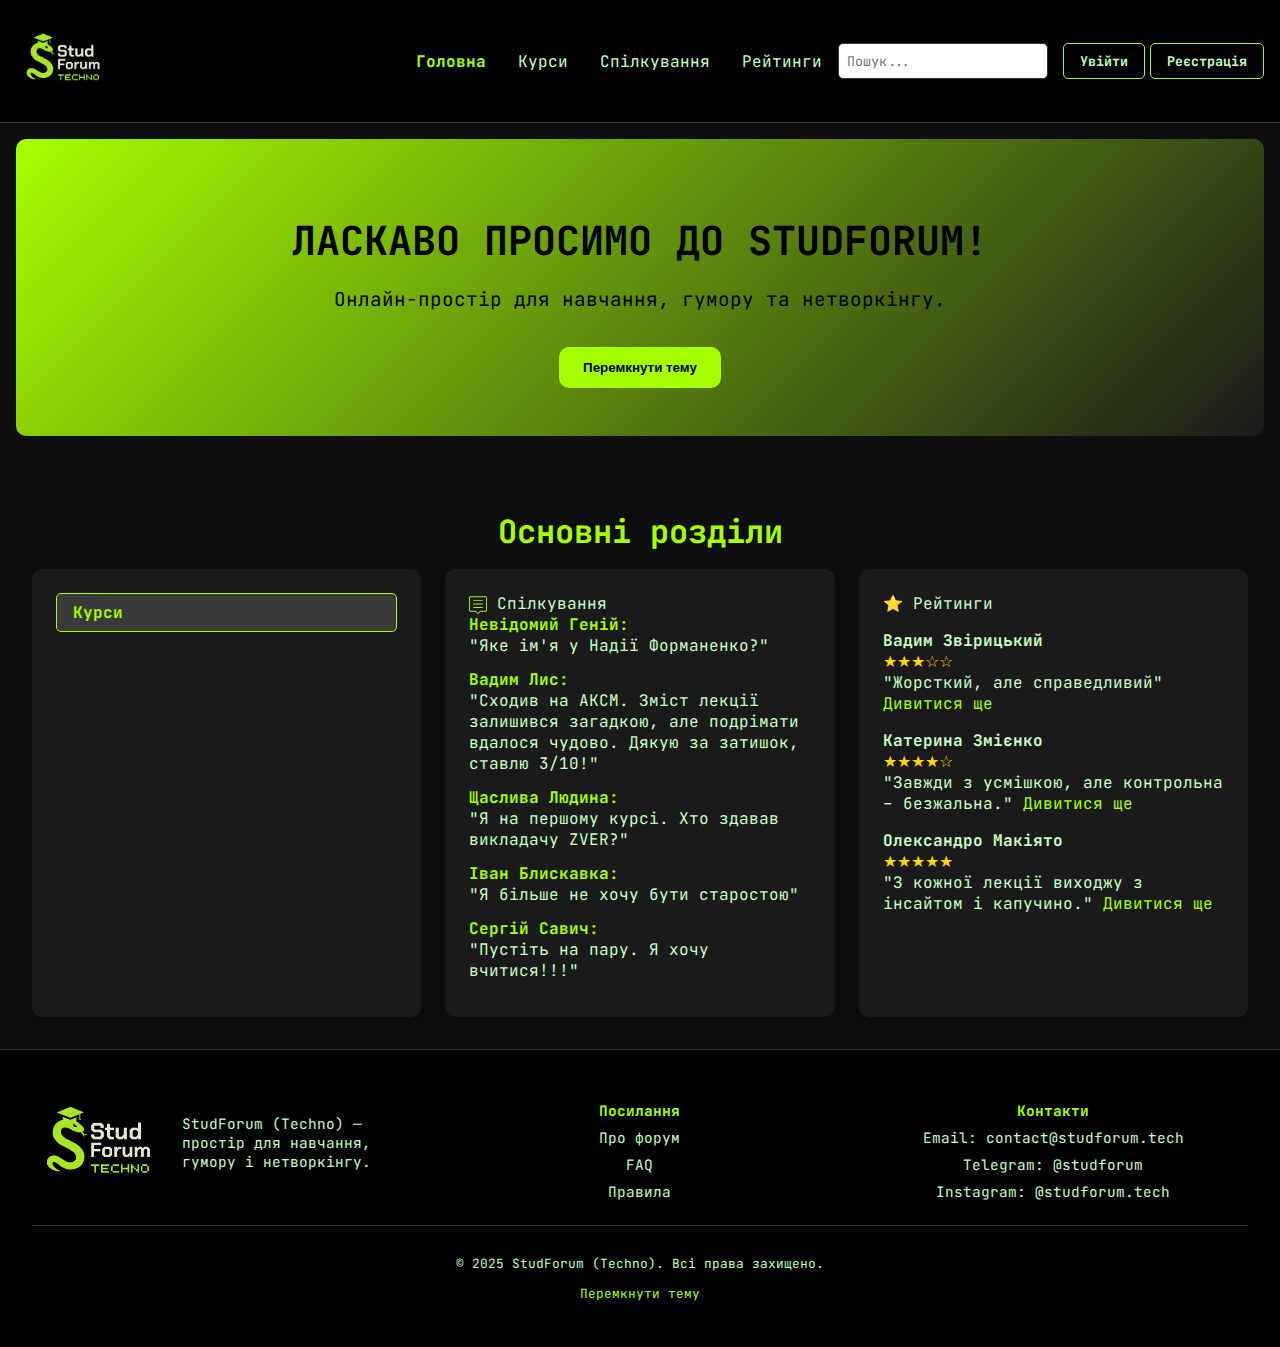
<file: index.html>
<!DOCTYPE html>
<html lang="uk">
<head>
  <meta charset="UTF-8">
  <meta name="viewport" content="width=device-width, initial-scale=1.0">
  <link rel="icon" type="image/png" href="logo.png">
  <title>StudForum | Techno</title>
  <link href="https://fonts.googleapis.com/css2?family=JetBrains+Mono&family=Tektur&display=swap" rel="stylesheet">
  <link rel="stylesheet" href="header_footer.css">
  <style>
    /* Global змінні */
    :root {
      --bg-color: #0e0e0e;
      --text-color: #c6ffc1;
      --accent-color: #a6ff00;
      --card-bg: #1a1a1a;
      --header-bg: #000;
      --footer-bg: #000;
      --border-color: #333;
      --dropdown-bg: #3a3a3a;
      --logo-src: url('logo.png');
    }
    body.light-theme {
      --bg-color: #f2f2f2;
      --text-color: #000;
      --accent-color: #5e8f01;
      --card-bg: #eaeaea;
      --header-bg: #fff;
      --footer-bg: #f0f0f0;
      --border-color: #ccc;
      --dropdown-bg: #f0f0f0;
      --logo-src: url('logo-white.png');
    }
    body {
      margin: 0;
      font-family: 'JetBrains Mono', monospace;
      background-color: var(--bg-color);
      color: var(--text-color);
      transition: background-color 0.3s, color 0.3s;
    }
  
    /* Інші секції сторінки */
    .hero {
      text-align: center;
      padding: 3rem 1rem;
      background: linear-gradient(135deg, var(--accent-color) 0%, var(--card-bg) 100%);
      color: #000;
      border-radius: 10px;
      margin: 1rem;
    }
    .hero h1 {
      font-size: 2.5rem;
      margin-bottom: 1rem;
      text-transform: uppercase;
    }
    .hero p {
      font-size: 1.2rem;
    }
    .btn {
      background-color: var(--accent-color);
      color: #000;
      border: none;
      padding: 0.8rem 1.5rem;
      font-weight: bold;
      cursor: pointer;
      border-radius: 10px;
      margin-top: 1rem;
    }
    .section {
      padding: 2rem;
    }
    .section h2 {
      color: var(--accent-color);
      margin-bottom: 1rem;
      text-align: center;
      font-size: 2rem;
    }
    .grid {
      display: grid;
      grid-template-columns: repeat(auto-fit, minmax(280px, 1fr));
      gap: 1.5rem;
    }
    .card {
      background-color: var(--card-bg);
      padding: 1.5rem;
      border-radius: 10px;
      box-shadow: 0 4px 6px rgba(0, 0, 0, 0.1);
      transition: transform 0.2s, box-shadow 0.2s;
    }
    .card:hover {
      transform: translateY(-5px);
      box-shadow: 0 8px 12px rgba(0, 0, 0, 0.2);
    }
    .link-accent {
      color: var(--accent-color);
      text-decoration: none;
      transition: text-decoration 0.2s ease;
    }

    .link-accent:hover {
      text-decoration: underline;
    }
    .dropdown {
      position: relative;
    }
    .dropdown-toggle {
      display: block;
      background-color: var(--dropdown-bg);
      color: var(--accent-color);
      padding: 0.5rem 1rem;
      border: 1px solid var(--accent-color);
      border-radius: 5px;
      cursor: pointer;
      font-weight: bold;
    }
    .dropdown-content {
      display: none;
      position: relative;
      margin-top: 1rem;
      animation: fadeIn 0.3s ease-in-out;
    }
    .dropdown.open .dropdown-content {
      display: block;
    }
    .dropdown-content .course-item {
      margin-bottom: 0.5rem;
      background-color: var(--dropdown-bg);
      border-left: 4px solid var(--accent-color);
      padding: 0.5rem 1rem;
      border-radius: 4px;
    }
    @keyframes fadeIn {
      from { opacity: 0; transform: translateY(-10px); }
      to { opacity: 1; transform: translateY(0); }
    }
    .rating-stars {
      color: gold;
    }
    .comment {
      margin-bottom: 0.8rem;
    }
    .comment strong {
      display: block;
      color: var(--accent-color);
    }
    .icon {
      width: 18px;
      height: 18px;
      vertical-align: middle;
      color: var(--accent-color);
    }
  </style>
</head>
<body>
  <div id="header"></div>

  <section class="hero">
    <h1>Ласкаво просимо до StudForum!</h1>
    <p>Онлайн-простір для навчання, гумору та нетворкінгу.</p>
    <button class="btn" onclick="toggleTheme()">Перемкнути тему</button>
  </section>

  <section class="section">
    <h2>Основні розділи</h2>
    <div class="grid">
      <div class="card dropdown" id="courseDropdown">
        <div class="dropdown-toggle" onclick="toggleDropdown()">Курси</div>
        <div class="dropdown-content">
          <div class="course-item">1 курс – Першопрохідці</div>
          <div class="course-item">2 курс – Відпочивайте</div>
          <div class="course-item">3 курс – Тримайтеся</div>
          <div class="course-item">4 курс – Легенди</div>
        </div>
      </div>

      <div class="card">
        <span class="icon" style="display: inline-flex; align-items: center; gap: 0.3rem;">
          <svg version="1.0" xmlns="http://www.w3.org/2000/svg"
                width="18px" height="18px" viewBox="0 0 256.000000 256.000000"
                preserveAspectRatio="xMidYMid meet">
                  <g transform="translate(0.000000,256.000000) scale(0.100000,-0.100000)"
                    fill="currentColor" stroke="none">
                    <path d="M160 2511 c-78 -24 -129 -73 -150 -146 -8 -29 -10 -292 -8 -966 l3
                    -926 30 -48 c21 -35 45 -56 80 -74 l49 -26 389 -5 389 -5 66 -75 c121 -137
                    164 -175 215 -189 102 -29 161 0 288 144 54 62 106 116 115 119 9 3 176 6 372
                    6 224 0 372 4 397 11 63 17 112 56 140 112 l25 51 0 921 c0 663 -3 932 -11
                    956 -19 56 -59 100 -113 125 l-51 24 -1100 -1 c-605 0 -1111 -4 -1125 -8z
                    m2244 -142 l26 -20 0 -924 c0 -893 -1 -924 -19 -946 l-19 -24 -394 -5 -393 -5
                    -47 -28 c-26 -15 -54 -37 -62 -48 -8 -12 -51 -61 -96 -110 -76 -83 -84 -89
                    -120 -89 -38 0 -44 6 -146 119 -58 65 -123 127 -143 137 -33 17 -70 19 -429
                    24 l-394 5 -19 24 c-18 22 -19 53 -19 946 l0 924 26 20 c27 21 29 21 1124 21
                    1095 0 1097 0 1124 -21z"/>
                    <path d="M595 1975 c-31 -30 -32 -55 -2 -83 l23 -22 665 0 666 0 21 23 c28 30
                    28 52 -3 82 l-24 25 -661 0 -661 0 -24 -25z"/>
                    <path d="M590 1470 c-25 -25 -25 -51 -1 -81 l19 -24 672 0 672 0 19 24 c24 30
                    24 56 -1 81 -20 20 -33 20 -690 20 -657 0 -670 0 -690 -20z"/>
                    <path d="M586 958 c-21 -30 -20 -54 4 -78 20 -20 33 -20 690 -20 657 0 670 0
                    690 20 24 24 25 48 4 78 l-15 22 -679 0 -679 0 -15 -22z"/>
                  </g>
                </svg>
        </span>
        <span>Спілкування</span>
        <div class="comment"><strong>Невідомий Геній:</strong> "Яке ім'я у Надії Форманенко?"</div>
        <div class="comment"><strong>Вадим Лис:</strong> "Сходив на АКСМ. Зміст лекції залишився загадкою, але подрімати вдалося чудово. Дякую за затишок, ставлю 3/10!"</div>
        <div class="comment"><strong>Щаслива Людина:</strong> "Я на першому курсі. Хто здавав викладачу ZVER?"</div>
        <div class="comment"><strong>Іван Блискавка:</strong> "Я більше не хочу бути старостою"</div>
        <div class="comment"><strong>Сергій Савич:</strong> "Пустіть на пару. Я хочу вчитися!!!"</div>
      </div>

      <div class="card">
        ⭐ Рейтинги
        <p><strong>Вадим Звірицький</strong><br><span class="rating-stars">★★★☆☆</span><br>"Жорсткий, але справедливий" <a href="teachers.html" class="link-accent">Дивитися ще</a></p>
        <p><strong>Катерина Змієнко</strong><br><span class="rating-stars">★★★★☆</span><br>"Завжди з усмішкою, але контрольна – безжальна." <a href="teachers.html" class="link-accent">Дивитися ще</a></p>
        <p><strong>Олександро Макіято</strong><br><span class="rating-stars">★★★★★</span><br>"З кожної лекції виходжу з інсайтом і капучино." <a href="teachers.html" class="link-accent">Дивитися ще</a></p>
      </div>
    </div>
  </section>

  <div id="footer"></div>

  <script src="script.js">
    document.addEventListener("DOMContentLoaded", function () {
      // Підключення header
      fetch('header.html')
        .then(response => {
          if (!response.ok) throw new Error('Не вдалося завантажити header.html');
          return response.text();
        })
        .then(data => {
          document.getElementById('header').innerHTML = data;
        })
        .catch(error => console.error('Помилка з хедером:', error));
      // Підключення footer
      fetch('footer.html')
        .then(response => {
          if (!response.ok) throw new Error('Не вдалося завантажити footer.html');
          return response.text();
        })
        .then(data => {
          document.getElementById('footer').innerHTML = data;
        })
        .catch(error => console.error('Помилка з футером:', error));
    });
  </script>

</body>
</html>
</file>
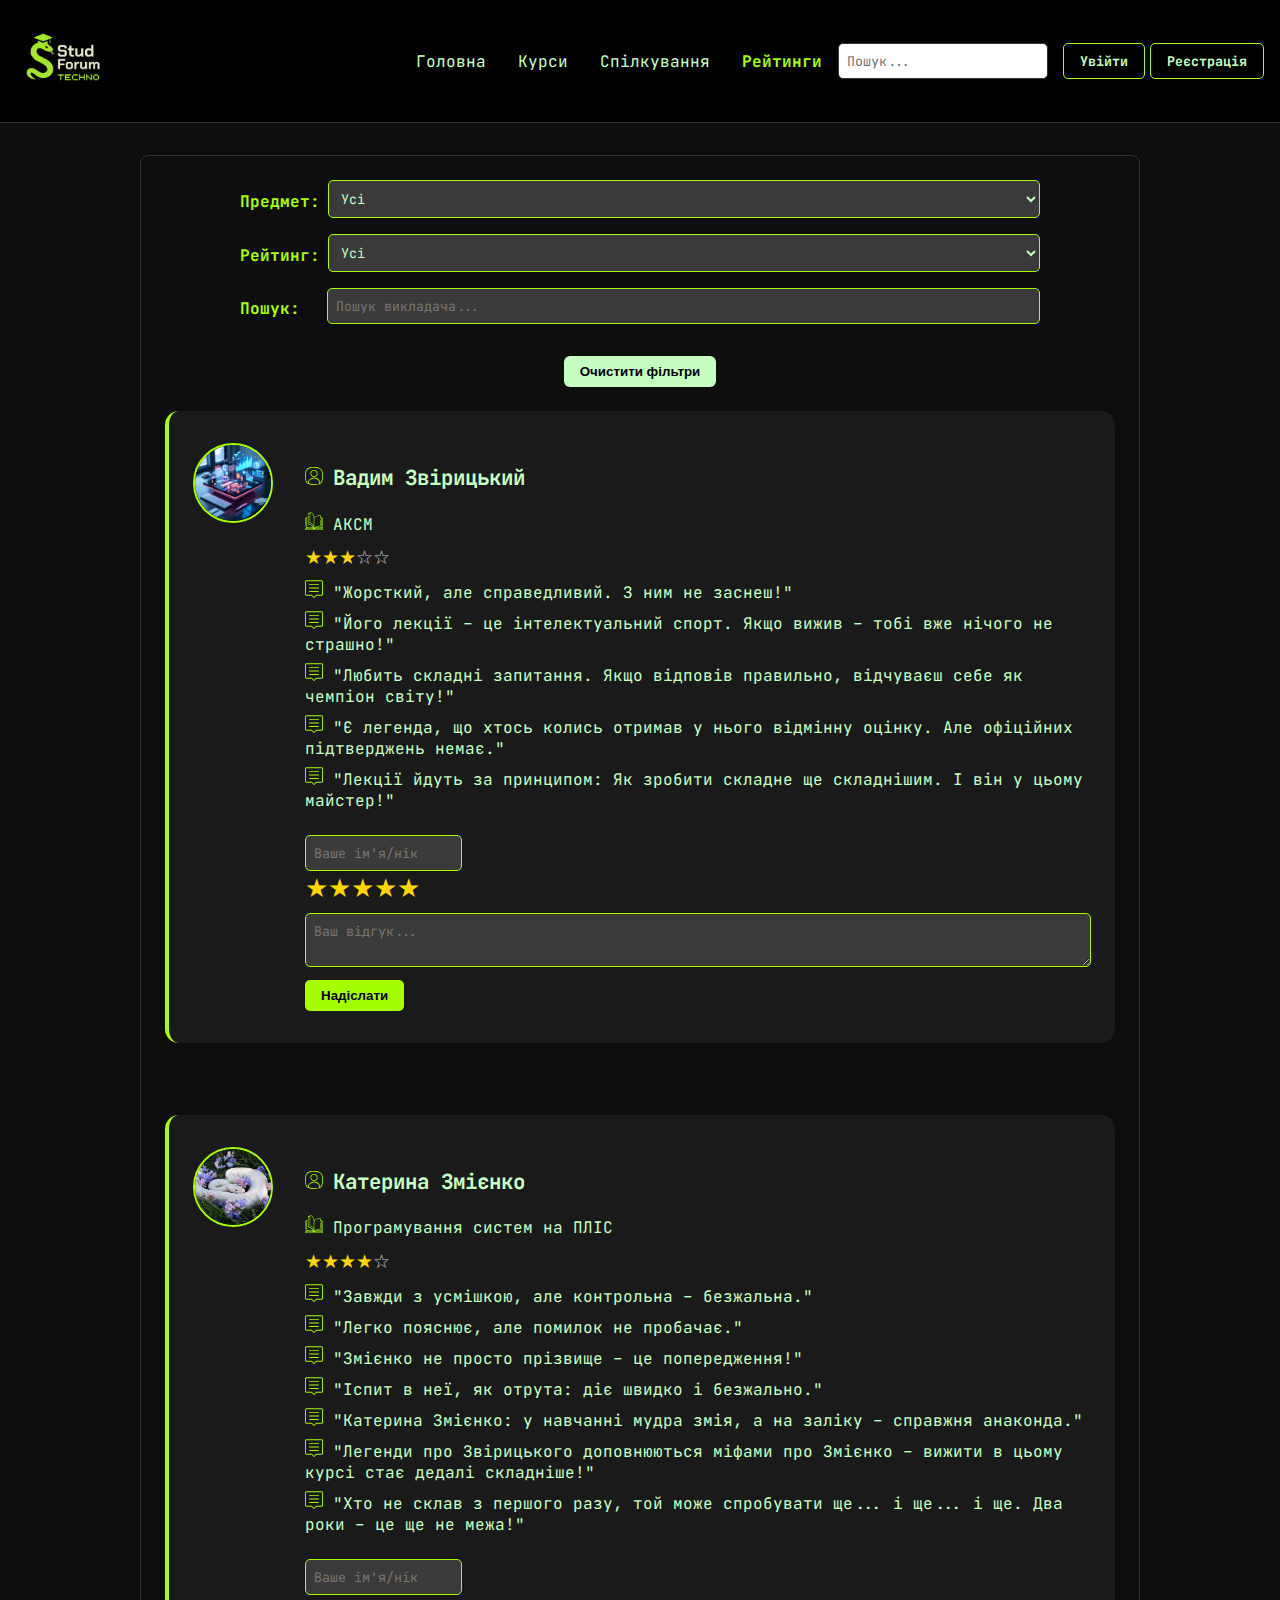
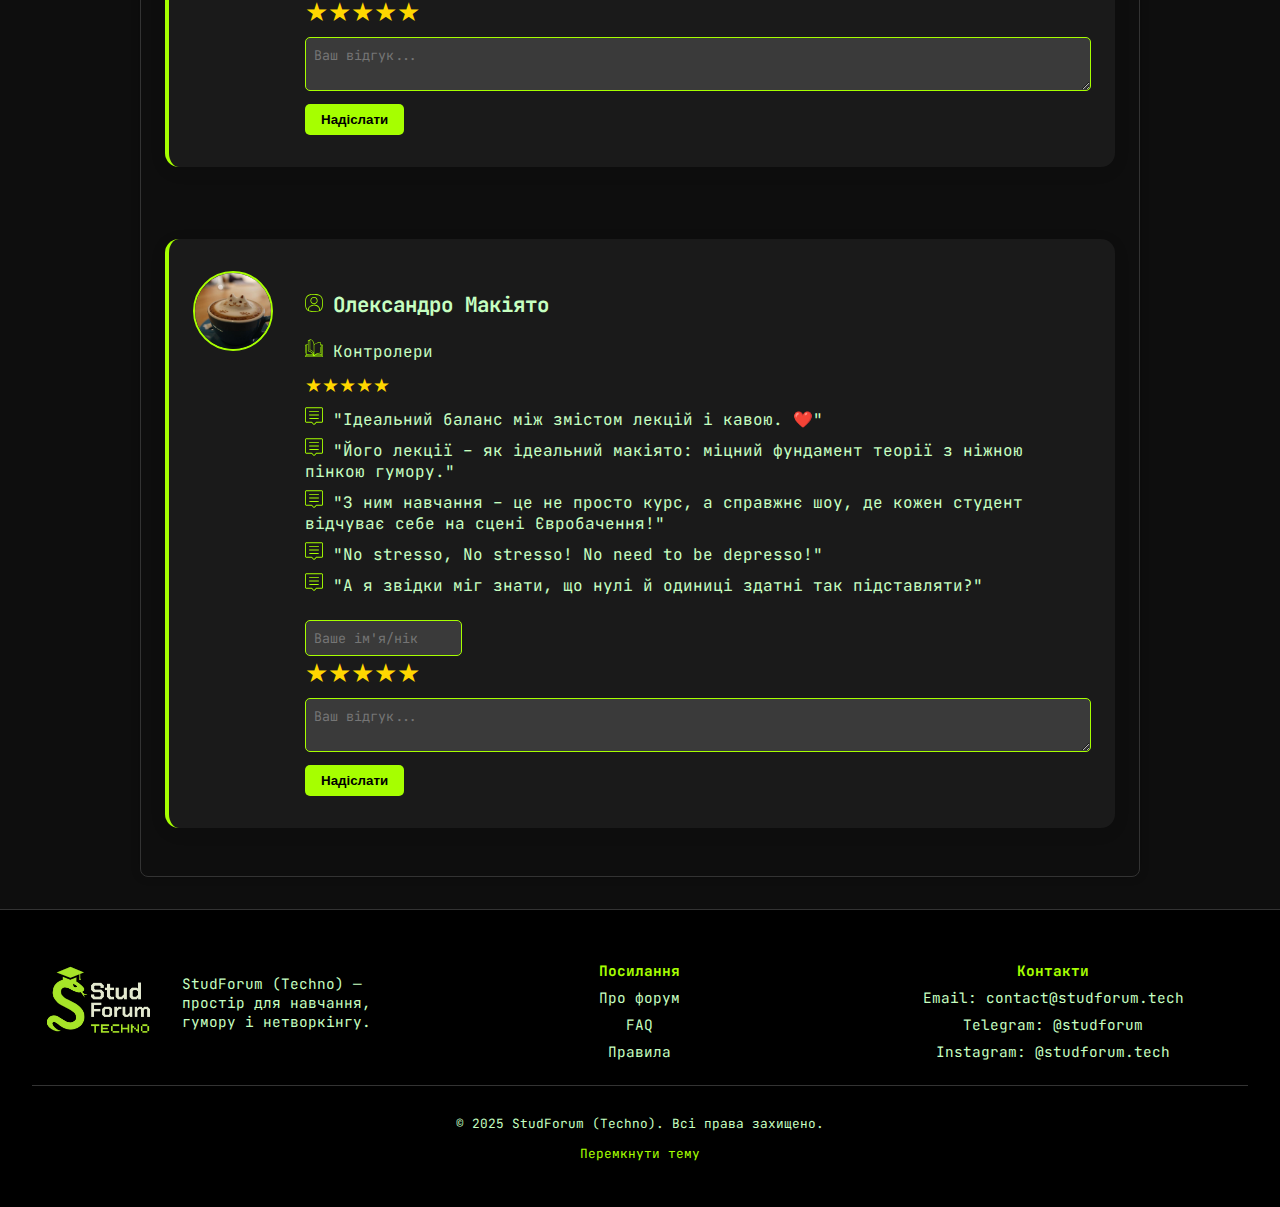
<file: teachers.html>
<!DOCTYPE html>
<html lang="uk">
<head>
  <meta charset="UTF-8" />
  <meta name="viewport" content="width=device-width, initial-scale=1.0" />
  <link rel="icon" type="image/png" href="logo.png">
  <title>Рейтинг | Викладачі</title>
  <link href="https://fonts.googleapis.com/css2?family=JetBrains+Mono&display=swap" rel="stylesheet" />
  <link rel="stylesheet" href="header_footer.css">
  <style>
    /* Global змінні */
    :root {
      --bg-color: #0e0e0e;
      --text-color: #c6ffc1;
      --accent-color: #a6ff00;
      --card-bg: #1a1a1a;
      --header-bg: #000;
      --footer-bg: #000;
      --border-color: #333;
      --dropdown-bg: #3a3a3a;
      --logo-src: url('logo.png');
    }
    body.light-theme {
      --bg-color: #f2f2f2;
      --text-color: #000;
      --accent-color: #5e8f01;
      --card-bg: #eaeaea;
      --header-bg: #fff;
      --footer-bg: #f0f0f0;
      --border-color: #ccc;
      --dropdown-bg: #f0f0f0;
      --logo-src: url('logo-white.png');
    }
    *, *::before, *::after {
      box-sizing: border-box;
    }
    body {
      margin: 0;
      font-family: 'JetBrains Mono', monospace;
      background-color: var(--bg-color);
      color: var(--text-color);
      transition: background-color 0.3s, color 0.3s;
    }

    /* Секція з фільтрами (для пошуку, предмету, рейтингу)*/
    .filter-panel label {
      display: block;
      margin: 0.5rem 0 0.25rem;
    }
    .filter-panel {
      max-width: 800px;
      margin: auto;
    }
    .filter-group {
      display: flex;
      align-items: center;
      gap: 0.5em;
      color: var(--accent-color);
      font-family: 'JetBrains Mono', monospace;
      margin-bottom: 1rem;
    }
    .filter-group label {
      display: block;
      font-weight: bold;
      margin-bottom: 0.25rem;
      color: var(--accent-color);
    }
    .filter-group select,
    .filter-group input[type="text"] {
      width: 100%;
      padding: 0.5rem;
      font-family: 'JetBrains Mono', monospace;
      background-color: var(--dropdown-bg);
      color: var(--text-color);
      border: 1px solid var(--accent-color);
      border-radius: 5px;
    }
    #search {
      margin-left: 1.2rem;
    }
    #filterForm {
      text-align: center;
    }
    .clear-filters {
      margin-top: 1rem;
      background-color: var(--text-color);
      color: var(--header-bg);
      font-weight: bold;
      border: none;
      padding: 0.5rem 1rem;
      border-radius: 6px;
      cursor: pointer;
      transition: background-color 0.3s;
    }
    .clear-filters:hover { background: var(--accent-color); }

    /* Інші секції сторінки */
    .filter-container {
      background-color: var(--bg-color);
      max-width: 1000px;
      margin: auto;
      padding: 1.5rem;
      border-radius: 8px;
      margin-top: 2rem;
      margin-bottom: 2rem;
      border: 1px solid var(--border-color);
      box-shadow: 0 0 10px rgba(0, 0, 0, 0.2);
    }
    .rating-list {
      display: grid;
      gap: 1.5rem;
    }
    .teacher-card {
      display: flex;
      flex-direction: column;
      background: var(--card-bg);
      border-left: 4px solid var(--accent-color);
      border-radius: 14px;
      box-shadow: 0 4px 18px rgba(0,0,0,0.07);
      padding: 2rem 1.5rem;
      margin: 1.5rem 0;
      transition: box-shadow 0.3s, transform 0.3s;
    }
    .teacher-card:hover {
      box-shadow: 0 8px 32px rgba(0,0,0,0.15);
      transform: translateY(-4px) scale(1.02);
    }
    .teacher-photo img {
      width: 80px;
      height: 80px;
      border: 2px solid var(--accent-color);
      border-radius: 50%;
      object-fit: cover;
      margin-bottom: 1rem;
      flex-shrink: 0;
    }
    .teacher-info h3 {
      font-size: 1.3rem;
      display: flex;
      align-items: center;
      gap: 0.5em;
    }
    .icon {
      color: var(--accent-color);
    }
    .teacher-rating {
      margin: 0.5em 0;
      font-size: 1.2em;
      color: #FFD700;
    }
    .star-input span {
      font-size: 1.6em;
      cursor: pointer;
      color: #FFD700;
      transition: transform 0.15s;
    }
    .star-input span:hover,
    .star-input span.active {
      transform: scale(1.2);
    }
    @media (min-width: 600px) {
      .teacher-card { flex-direction: row; }
      .teacher-photo { margin-right: 2rem; }
    }

    .feedback {
      margin-top: 0.5rem;
    }
    .review-form {
      margin-top: 1rem;
    }
    .review-form textarea,
    .review-form select {
      width: 100%;
      margin-top: 0.5rem;
      padding: 0.5rem;
      font-family: 'JetBrains Mono', monospace;
      background-color: var(--dropdown-bg);
      color: var(--text-color);
      border: 1px solid var(--accent-color);
      border-radius: 5px;
    }
    .review-form button {
      margin-top: 0.5rem;
      background-color: var(--accent-color);
      color: #000;
      border: none;
      padding: 0.5rem 1rem;
      font-weight: bold;
      border-radius: 5px;
      cursor: pointer;
    } 
    @media (max-width: 800px) {
      .teacher-card {
        flex-direction: column;
        align-items: center;
        padding: 1rem;
      }
      .filter-panel {
        flex-direction: column;
        gap: 1em;
      }
    }
  </style>
</head>
<body>
  <header>
    <!-- Мобільна версія хедера -->
    <div class="mobile-header">
      <div class="burger" onclick="toggleMobileMenu()">
        <div></div>
        <div></div>
        <div></div>
      </div>
      <div class="mobile-logo" onclick="location.href='index.html'">
        <div class="logo"></div>
      </div>
      <div class="mobile-search-box">
        <input type="text" placeholder="Пошук..." />
      </div>
    </div>
    <!-- Мобільне меню -->
    <nav class="mobile-nav" id="mobileNav">
      <a href="index.html">Головна</a>
      <a href="#">Курси</a>
      <div class="mobile-nav-item">
        <a href="javascript:void(0)" onclick="toggleSubmenu('comSubmenu')">Спілкування</a>
        <div class="mobile-submenu" id="comSubmenu">
          <a href="#">Про життя</a>
          <a href="#">Мемисектор</a>
          <a href="#">Знайомства</a>
          <a href="networking.html">Нетворкінг</a>
        </div>
      </div>
      <div class="mobile-nav-item">
        <a href="javascript:void(0)" onclick="toggleSubmenu('ratSubmenu')">Рейтинги</a>
        <div class="mobile-submenu" id="ratSubmenu">
          <a href="teachers.html" style="color:var(--accent-color);font-weight:bold;" >Викладачі</a>
          <a href="#">Студенти</a>
        </div>
      </div>
      <a href="#">Увійти</a>
      <a href="#">Реєстрація</a>
    </nav>
    <!-- Десктопна версія хедера -->
    <div class="desktop-header">
      <div class="logo" onclick="location.href='index.html'"></div>
      <nav class="desktop-nav">
        <div class="nav-item"><a href="index.html">Головна</a></div>
        <div class="nav-item"><a href="#">Курси</a></div>
        <div class="nav-item">
          <a href="#">Спілкування</a>
          <div class="nav-dropdown">
            <a href="#">Про життя</a>
            <a href="#">Мемисектор</a>
            <a href="#">Знайомства</a>
            <a href="networking.html">Нетворкінг</a>
          </div>
        </div>
        <div class="nav-item">
          <a href="#" style="color:var(--accent-color);font-weight:bold;" >Рейтинги</a>
          <div class="nav-dropdown">
            <a href="teachers.html" style="color:var(--accent-color);font-weight:bold;" >Викладачі</a>
            <a href="#">Студенти</a>
          </div>
        </div>
        <div class="search-box">
          <input type="text" placeholder="Пошук..." />
        </div>
        <button class="auth-buttons" onclick="openModal('loginModal')">Увійти</button>
        <button class="auth-buttons" onclick="openModal('registerModal')">Реєстрація</button>
      </nav>
    </div>
  </header>
  <!-- Модальне вікно входу -->
  <div class="modal" id="loginModal">
    <div class="modal-content">
      <span class="close" onclick="closeModal('loginModal')">&times;</span>
      <h2>Вхід</h2>
      <form>
        <input type="text" placeholder="Пошта / Телефон / Ім’я" required>
        <input type="password" placeholder="Пароль" required>
        <button type="submit">Увійти</button>
      </form>
    </div>
  </div>
  <!-- Модальне вікно реєстрації -->
  <div class="modal" id="registerModal">
    <div class="modal-content">
      <span class="close" onclick="closeModal('registerModal')">&times;</span>
      <h2>Реєстрація</h2>
      <form>
        <input type="text" placeholder="Ім’я" required>
        <input type="text" placeholder="Прізвище" required>
        <input type="date" placeholder="Дата народження" required>
        <input type="number" placeholder="Курс" min="1" max="4" required>
        <input type="email" placeholder="Email або Телефон" required>
        <input type="password" placeholder="Пароль" required>
        <input type="password" placeholder="Повторіть пароль" required>
        <button type="submit">Зареєструватися</button>
      </form>
    </div>
  </div>

  <div class="filter-container">
    <div class="filter-panel">
      <form id="filterForm">
        <div class="filter-group">
          <label for="subject">Предмет:</label>
          <select id="subject">
            <option>Усі</option>
            <option>АКСМ</option>
            <option>Програмування систем на ПЛІС</option>
            <option>Контролери</option>
          </select>
        </div>
        <div class="filter-group">
          <label for="rating">Рейтинг:</label>
          <select id="rating">
            <option>Усі</option>
            <option>5 зірок</option>
            <option>4 зірки і більше</option>
            <option>Менше 3 зірок</option>
          </select>
        </div>
        <div class="filter-group">
          <label for="search">Пошук:</label>
          <input type="text" id="search" placeholder="Пошук викладача...">
        </div>
        <button type="reset" class="clear-filters">Очистити фільтри</button>
      </form>
    </div>
    <div class="rating-list">
      <div class="teacher-card">
        <div class="teacher-photo">
          <img src="zver.jpg" alt="Вадим Звірицький">
        </div>
        <div class="teacher-info">
          <h3>
            <span class="icon icon-user">
              <svg version="1.0" xmlns="http://www.w3.org/2000/svg"
              width="18px" height="18px" viewBox="0 0 512.000000 512.000000"
              preserveAspectRatio="xMidYMid meet">
                <g transform="translate(0.000000,512.000000) scale(0.100000,-0.100000)"
                  fill="currentColor" stroke="none">
                  <path d="M2285 5114 c-369 -24 -816 -85 -1030 -141 -296 -77 -508 -196 -710
                  -398 -246 -246 -367 -496 -439 -913 -141 -805 -138 -1508 10 -2267 137 -700
                  572 -1140 1268 -1280 156 -31 423 -69 651 -91 249 -25 797 -25 1050 -1 403 40
                  698 91 898 157 504 168 857 546 991 1061 43 168 101 550 126 844 58 670 -32
                  1595 -195 2000 -160 397 -489 706 -905 848 -200 68 -520 125 -912 163 -154 14
                  -673 26 -803 18z m805 -249 c205 -20 468 -58 623 -91 585 -123 946 -483 1062
                  -1058 32 -157 70 -426 92 -646 24 -244 24 -777 0 -1020 -79 -780 -176 -1072
                  -446 -1341 -53 -52 -110 -105 -127 -117 l-31 -21 -6 137 c-9 219 -50 390 -137
                  567 -212 430 -675 704 -1294 766 -152 15 -525 7 -660 -15 -561 -90 -970 -353
                  -1166 -751 -86 -176 -128 -347 -137 -562 -3 -73 -8 -133 -11 -133 -3 0 -36 26
                  -74 57 -155 127 -293 331 -371 548 -92 259 -177 911 -177 1365 0 389 68 988
                  145 1276 118 445 412 756 850 899 187 62 606 126 1000 155 175 12 673 4 865
                  -15z m-115 -3074 c604 -111 964 -437 1041 -942 22 -140 15 -396 -11 -415 -9
                  -7 -60 -26 -113 -43 -358 -114 -1133 -185 -1652 -152 -429 28 -809 87 -1025
                  159 l-110 37 -7 50 c-11 89 -8 267 7 367 79 527 476 861 1130 953 153 22 594
                  13 740 -14z"/>
                  <path d="M2416 4270 c-337 -54 -616 -253 -770 -550 -87 -169 -123 -335 -113
                  -529 22 -440 320 -810 752 -937 122 -35 328 -44 459 -20 278 53 517 210 672
                  442 107 160 162 327 171 520 24 492 -297 928 -772 1050 -113 28 -299 40 -399
                  24z m349 -245 c219 -59 422 -229 519 -435 58 -124 71 -186 71 -350 -1 -138 -2
                  -150 -34 -243 -84 -243 -276 -434 -519 -514 -81 -26 -98 -28 -247 -28 -153 0
                  -164 2 -247 31 -250 89 -423 264 -510 516 -30 88 -32 101 -33 238 0 164 12
                  226 71 350 109 231 335 404 586 450 73 13 271 4 343 -15z"/>
                </g>
              </svg>
            </span> Вадим Звірицький
          </h3>
          <div class="teacher-subject">
            <span class="icon icon-book">
              <svg version="1.0" xmlns="http://www.w3.org/2000/svg"
                width="18px" height="18px" viewBox="0 0 512.000000 512.000000"
                preserveAspectRatio="xMidYMid meet">
                <g transform="translate(0.000000,512.000000) scale(0.100000,-0.100000)"
                  fill="currentColor" stroke="none">
                  <path d="M1357 5100 l-27 -21 0 -185 c0 -101 -4 -184 -8 -184 -4 0 -59 17
                  -122 39 -63 21 -159 49 -212 62 l-98 23 -27 -21 -28 -20 -3 -534 -2 -535 -129
                  -36 c-71 -20 -176 -55 -235 -78 -104 -41 -136 -65 -136 -102 0 -16 -10 -18
                  -77 -18 -133 0 -200 -30 -234 -104 -18 -39 -19 -92 -19 -1217 0 -1106 1 -1178
                  18 -1197 27 -32 81 -33 112 -2 20 20 20 33 20 1184 0 988 2 1165 14 1175 9 7
                  42 11 88 9 l73 -3 3 -1492 2 -1492 26 -20 27 -21 2177 0 2177 0 27 21 26 20 2
                  1492 3 1492 76 3 c56 2 79 -1 87 -11 9 -11 11 -408 10 -1593 l-3 -1579 -1089
                  -3 c-1061 -2 -1090 -2 -1110 17 -48 44 -109 66 -193 69 -72 4 -89 1 -140 -23
                  -32 -14 -67 -35 -79 -46 -20 -19 -42 -19 -1110 -17 l-1089 3 -5 223 c-5 207
                  -6 225 -24 238 -29 21 -82 18 -106 -6 -19 -19 -20 -33 -20 -245 0 -202 2 -230
                  19 -263 23 -46 46 -67 94 -87 32 -13 171 -15 1156 -15 l1120 0 33 28 c63 54
                  81 62 138 62 57 0 75 -8 138 -62 l33 -28 1120 0 c985 0 1124 2 1156 15 48 20
                  71 41 94 87 18 36 19 87 19 1640 0 1542 -1 1605 -19 1644 -33 74 -101 104
                  -232 104 l-76 0 -6 30 c-8 38 -36 56 -176 106 l-116 42 -3 261 -2 260 -27 20
                  c-20 17 -40 21 -92 21 -87 0 -281 -17 -404 -35 -447 -66 -921 -260 -1259 -516
                  -86 -65 -82 -67 -93 36 -9 88 -51 270 -87 377 -164 497 -480 827 -937 978
                  -158 52 -199 58 -234 30z m313 -219 c160 -69 324 -190 434 -321 189 -224 300
                  -486 362 -855 16 -89 18 -229 21 -1310 2 -665 2 -1207 -1 -1204 -3 2 -31 57
                  -64 120 -79 156 -157 265 -277 385 -156 158 -347 273 -569 345 l-96 31 0 1439
                  0 1438 52 -16 c29 -8 91 -32 138 -52z m-548 -265 c73 -24 150 -51 171 -60 l37
                  -16 0 -1278 c0 -1123 2 -1280 15 -1299 10 -14 34 -26 71 -33 30 -6 94 -25 142
                  -41 389 -131 667 -419 817 -849 36 -104 80 -269 73 -276 -2 -2 -33 36 -70 84
                  -326 433 -782 753 -1278 897 l-115 33 -3 1441 c-1 793 0 1441 3 1441 3 0 65
                  -20 137 -44z m3220 -935 c3 -376 4 -400 22 -420 25 -27 79 -28 106 -1 18 18
                  20 33 20 136 0 107 1 116 18 109 9 -4 43 -16 75 -27 l57 -20 0 -1365 0 -1365
                  -22 5 c-13 2 -66 16 -118 31 -133 37 -332 73 -484 87 -156 14 -462 7 -591 -15
                  -49 -8 -91 -14 -93 -12 -6 6 146 62 269 100 228 69 438 104 691 115 133 5 159
                  9 177 25 21 19 21 20 21 916 0 842 -1 899 -18 919 -24 30 -76 31 -105 2 l-22
                  -22 -3 -843 -2 -843 -115 -7 c-538 -30 -1086 -224 -1495 -526 -44 -33 -82 -60
                  -85 -60 -3 0 -5 636 -5 1414 l0 1414 53 47 c124 109 332 243 522 335 320 155
                  727 255 1087 269 l37 1 3 -399z m-3512 -1059 c0 -882 1 -940 18 -955 9 -8 62
                  -27 118 -41 406 -103 765 -309 1072 -616 91 -91 239 -267 284 -338 l19 -30
                  -106 44 c-182 75 -325 115 -540 151 -87 14 -163 18 -360 17 -285 0 -424 -17
                  -670 -80 -77 -19 -150 -38 -162 -41 l-23 -5 0 1365 0 1365 68 23 c131 45 237
                  77 260 78 l22 1 0 -938z m741 -1922 c238 -24 487 -93 677 -186 l107 -52 -937
                  -1 -938 -1 0 54 0 53 108 32 c173 50 321 79 547 105 71 8 341 5 436 -4z m2573
                  -15 c137 -22 262 -49 389 -86 l107 -32 0 -53 0 -54 -937 1 -938 1 107 52 c182
                  89 433 160 658 185 122 14 495 5 614 -14z"/>
                </g>
              </svg>
            </span> АКСМ
          </div>
          <div class="teacher-rating" data-rating="3"></div>
          <div class="teacher-feedback">
            <div class="feedback">
              <span class="icon icon-comment">
                <svg version="1.0" xmlns="http://www.w3.org/2000/svg"
                width="18px" height="18px" viewBox="0 0 256.000000 256.000000"
                preserveAspectRatio="xMidYMid meet">
                  <g transform="translate(0.000000,256.000000) scale(0.100000,-0.100000)"
                    fill="currentColor" stroke="none">
                    <path d="M160 2511 c-78 -24 -129 -73 -150 -146 -8 -29 -10 -292 -8 -966 l3
                    -926 30 -48 c21 -35 45 -56 80 -74 l49 -26 389 -5 389 -5 66 -75 c121 -137
                    164 -175 215 -189 102 -29 161 0 288 144 54 62 106 116 115 119 9 3 176 6 372
                    6 224 0 372 4 397 11 63 17 112 56 140 112 l25 51 0 921 c0 663 -3 932 -11
                    956 -19 56 -59 100 -113 125 l-51 24 -1100 -1 c-605 0 -1111 -4 -1125 -8z
                    m2244 -142 l26 -20 0 -924 c0 -893 -1 -924 -19 -946 l-19 -24 -394 -5 -393 -5
                    -47 -28 c-26 -15 -54 -37 -62 -48 -8 -12 -51 -61 -96 -110 -76 -83 -84 -89
                    -120 -89 -38 0 -44 6 -146 119 -58 65 -123 127 -143 137 -33 17 -70 19 -429
                    24 l-394 5 -19 24 c-18 22 -19 53 -19 946 l0 924 26 20 c27 21 29 21 1124 21
                    1095 0 1097 0 1124 -21z"/>
                    <path d="M595 1975 c-31 -30 -32 -55 -2 -83 l23 -22 665 0 666 0 21 23 c28 30
                    28 52 -3 82 l-24 25 -661 0 -661 0 -24 -25z"/>
                    <path d="M590 1470 c-25 -25 -25 -51 -1 -81 l19 -24 672 0 672 0 19 24 c24 30
                    24 56 -1 81 -20 20 -33 20 -690 20 -657 0 -670 0 -690 -20z"/>
                    <path d="M586 958 c-21 -30 -20 -54 4 -78 20 -20 33 -20 690 -20 657 0 670 0
                    690 20 24 24 25 48 4 78 l-15 22 -679 0 -679 0 -15 -22z"/>
                  </g>
                </svg>
              </span>
              "Жорсткий, але справедливий. З ним не заснеш!"
            </div>
            <div class="feedback">
              <span class="icon icon-comment">
                <svg version="1.0" xmlns="http://www.w3.org/2000/svg"
                width="18px" height="18px" viewBox="0 0 256.000000 256.000000"
                preserveAspectRatio="xMidYMid meet">
                  <g transform="translate(0.000000,256.000000) scale(0.100000,-0.100000)"
                    fill="currentColor" stroke="none">
                    <path d="M160 2511 c-78 -24 -129 -73 -150 -146 -8 -29 -10 -292 -8 -966 l3
                    -926 30 -48 c21 -35 45 -56 80 -74 l49 -26 389 -5 389 -5 66 -75 c121 -137
                    164 -175 215 -189 102 -29 161 0 288 144 54 62 106 116 115 119 9 3 176 6 372
                    6 224 0 372 4 397 11 63 17 112 56 140 112 l25 51 0 921 c0 663 -3 932 -11
                    956 -19 56 -59 100 -113 125 l-51 24 -1100 -1 c-605 0 -1111 -4 -1125 -8z
                    m2244 -142 l26 -20 0 -924 c0 -893 -1 -924 -19 -946 l-19 -24 -394 -5 -393 -5
                    -47 -28 c-26 -15 -54 -37 -62 -48 -8 -12 -51 -61 -96 -110 -76 -83 -84 -89
                    -120 -89 -38 0 -44 6 -146 119 -58 65 -123 127 -143 137 -33 17 -70 19 -429
                    24 l-394 5 -19 24 c-18 22 -19 53 -19 946 l0 924 26 20 c27 21 29 21 1124 21
                    1095 0 1097 0 1124 -21z"/>
                    <path d="M595 1975 c-31 -30 -32 -55 -2 -83 l23 -22 665 0 666 0 21 23 c28 30
                    28 52 -3 82 l-24 25 -661 0 -661 0 -24 -25z"/>
                    <path d="M590 1470 c-25 -25 -25 -51 -1 -81 l19 -24 672 0 672 0 19 24 c24 30
                    24 56 -1 81 -20 20 -33 20 -690 20 -657 0 -670 0 -690 -20z"/>
                    <path d="M586 958 c-21 -30 -20 -54 4 -78 20 -20 33 -20 690 -20 657 0 670 0
                    690 20 24 24 25 48 4 78 l-15 22 -679 0 -679 0 -15 -22z"/>
                  </g>
                </svg>
              </span>
              "Його лекції – це інтелектуальний спорт. Якщо вижив – тобі вже нічого не страшно!"
            </div>
            <div class="feedback">
              <span class="icon icon-comment">
                <svg version="1.0" xmlns="http://www.w3.org/2000/svg"
                width="18px" height="18px" viewBox="0 0 256.000000 256.000000"
                preserveAspectRatio="xMidYMid meet">
                  <g transform="translate(0.000000,256.000000) scale(0.100000,-0.100000)"
                    fill="currentColor" stroke="none">
                    <path d="M160 2511 c-78 -24 -129 -73 -150 -146 -8 -29 -10 -292 -8 -966 l3
                    -926 30 -48 c21 -35 45 -56 80 -74 l49 -26 389 -5 389 -5 66 -75 c121 -137
                    164 -175 215 -189 102 -29 161 0 288 144 54 62 106 116 115 119 9 3 176 6 372
                    6 224 0 372 4 397 11 63 17 112 56 140 112 l25 51 0 921 c0 663 -3 932 -11
                    956 -19 56 -59 100 -113 125 l-51 24 -1100 -1 c-605 0 -1111 -4 -1125 -8z
                    m2244 -142 l26 -20 0 -924 c0 -893 -1 -924 -19 -946 l-19 -24 -394 -5 -393 -5
                    -47 -28 c-26 -15 -54 -37 -62 -48 -8 -12 -51 -61 -96 -110 -76 -83 -84 -89
                    -120 -89 -38 0 -44 6 -146 119 -58 65 -123 127 -143 137 -33 17 -70 19 -429
                    24 l-394 5 -19 24 c-18 22 -19 53 -19 946 l0 924 26 20 c27 21 29 21 1124 21
                    1095 0 1097 0 1124 -21z"/>
                    <path d="M595 1975 c-31 -30 -32 -55 -2 -83 l23 -22 665 0 666 0 21 23 c28 30
                    28 52 -3 82 l-24 25 -661 0 -661 0 -24 -25z"/>
                    <path d="M590 1470 c-25 -25 -25 -51 -1 -81 l19 -24 672 0 672 0 19 24 c24 30
                    24 56 -1 81 -20 20 -33 20 -690 20 -657 0 -670 0 -690 -20z"/>
                    <path d="M586 958 c-21 -30 -20 -54 4 -78 20 -20 33 -20 690 -20 657 0 670 0
                    690 20 24 24 25 48 4 78 l-15 22 -679 0 -679 0 -15 -22z"/>
                  </g>
                </svg>
              </span>
              "Любить складні запитання. Якщо відповів правильно, відчуваєш себе як чемпіон світу!"
            </div>
            <div class="feedback">
              <span class="icon icon-comment">
                <svg version="1.0" xmlns="http://www.w3.org/2000/svg"
                width="18px" height="18px" viewBox="0 0 256.000000 256.000000"
                preserveAspectRatio="xMidYMid meet">
                  <g transform="translate(0.000000,256.000000) scale(0.100000,-0.100000)"
                    fill="currentColor" stroke="none">
                    <path d="M160 2511 c-78 -24 -129 -73 -150 -146 -8 -29 -10 -292 -8 -966 l3
                    -926 30 -48 c21 -35 45 -56 80 -74 l49 -26 389 -5 389 -5 66 -75 c121 -137
                    164 -175 215 -189 102 -29 161 0 288 144 54 62 106 116 115 119 9 3 176 6 372
                    6 224 0 372 4 397 11 63 17 112 56 140 112 l25 51 0 921 c0 663 -3 932 -11
                    956 -19 56 -59 100 -113 125 l-51 24 -1100 -1 c-605 0 -1111 -4 -1125 -8z
                    m2244 -142 l26 -20 0 -924 c0 -893 -1 -924 -19 -946 l-19 -24 -394 -5 -393 -5
                    -47 -28 c-26 -15 -54 -37 -62 -48 -8 -12 -51 -61 -96 -110 -76 -83 -84 -89
                    -120 -89 -38 0 -44 6 -146 119 -58 65 -123 127 -143 137 -33 17 -70 19 -429
                    24 l-394 5 -19 24 c-18 22 -19 53 -19 946 l0 924 26 20 c27 21 29 21 1124 21
                    1095 0 1097 0 1124 -21z"/>
                    <path d="M595 1975 c-31 -30 -32 -55 -2 -83 l23 -22 665 0 666 0 21 23 c28 30
                    28 52 -3 82 l-24 25 -661 0 -661 0 -24 -25z"/>
                    <path d="M590 1470 c-25 -25 -25 -51 -1 -81 l19 -24 672 0 672 0 19 24 c24 30
                    24 56 -1 81 -20 20 -33 20 -690 20 -657 0 -670 0 -690 -20z"/>
                    <path d="M586 958 c-21 -30 -20 -54 4 -78 20 -20 33 -20 690 -20 657 0 670 0
                    690 20 24 24 25 48 4 78 l-15 22 -679 0 -679 0 -15 -22z"/>
                  </g>
                </svg>
              </span>
              "Є легенда, що хтось колись отримав у нього відмінну оцінку. Але офіційних підтверджень немає."
            </div>
            <div class="feedback">
              <span class="icon icon-comment">
                <svg version="1.0" xmlns="http://www.w3.org/2000/svg"
                width="18px" height="18px" viewBox="0 0 256.000000 256.000000"
                preserveAspectRatio="xMidYMid meet">
                  <g transform="translate(0.000000,256.000000) scale(0.100000,-0.100000)"
                    fill="currentColor" stroke="none">
                    <path d="M160 2511 c-78 -24 -129 -73 -150 -146 -8 -29 -10 -292 -8 -966 l3
                    -926 30 -48 c21 -35 45 -56 80 -74 l49 -26 389 -5 389 -5 66 -75 c121 -137
                    164 -175 215 -189 102 -29 161 0 288 144 54 62 106 116 115 119 9 3 176 6 372
                    6 224 0 372 4 397 11 63 17 112 56 140 112 l25 51 0 921 c0 663 -3 932 -11
                    956 -19 56 -59 100 -113 125 l-51 24 -1100 -1 c-605 0 -1111 -4 -1125 -8z
                    m2244 -142 l26 -20 0 -924 c0 -893 -1 -924 -19 -946 l-19 -24 -394 -5 -393 -5
                    -47 -28 c-26 -15 -54 -37 -62 -48 -8 -12 -51 -61 -96 -110 -76 -83 -84 -89
                    -120 -89 -38 0 -44 6 -146 119 -58 65 -123 127 -143 137 -33 17 -70 19 -429
                    24 l-394 5 -19 24 c-18 22 -19 53 -19 946 l0 924 26 20 c27 21 29 21 1124 21
                    1095 0 1097 0 1124 -21z"/>
                    <path d="M595 1975 c-31 -30 -32 -55 -2 -83 l23 -22 665 0 666 0 21 23 c28 30
                    28 52 -3 82 l-24 25 -661 0 -661 0 -24 -25z"/>
                    <path d="M590 1470 c-25 -25 -25 -51 -1 -81 l19 -24 672 0 672 0 19 24 c24 30
                    24 56 -1 81 -20 20 -33 20 -690 20 -657 0 -670 0 -690 -20z"/>
                    <path d="M586 958 c-21 -30 -20 -54 4 -78 20 -20 33 -20 690 -20 657 0 670 0
                    690 20 24 24 25 48 4 78 l-15 22 -679 0 -679 0 -15 -22z"/>
                  </g>
                </svg>
              </span>
              "Лекції йдуть за принципом: Як зробити складне ще складнішим. І він у цьому майстер!"
            </div>
          </div>
          <form class="review-form">
            <input type="text" name="student" placeholder="Ваше ім'я/нік" style="border-radius: 5px; width: 20%; margin-top: 0.5rem; padding: 0.5rem; font-family: 'JetBrains Mono', monospace; background-color: var(--dropdown-bg); color: var(--text-color); border: 1px solid var(--accent-color);">
            <div class="star-input" data-value="0">
              <!-- Зірки малюються JS -->
            </div>
            <textarea placeholder="Ваш відгук..."></textarea>
            <button type="submit">Надіслати</button>
          </form>
        </div>
      </div>

      <div class="teacher-card">
        <div class="teacher-photo">
          <img src="zmienko.jpg" alt="Катерина Змієнко">
        </div>
        <div class="teacher-info">
          <h3>
            <span class="icon icon-user">
              <svg version="1.0" xmlns="http://www.w3.org/2000/svg"
              width="18px" height="18px" viewBox="0 0 512.000000 512.000000"
              preserveAspectRatio="xMidYMid meet">
                <g transform="translate(0.000000,512.000000) scale(0.100000,-0.100000)"
                  fill="currentColor" stroke="none">
                  <path d="M2285 5114 c-369 -24 -816 -85 -1030 -141 -296 -77 -508 -196 -710
                  -398 -246 -246 -367 -496 -439 -913 -141 -805 -138 -1508 10 -2267 137 -700
                  572 -1140 1268 -1280 156 -31 423 -69 651 -91 249 -25 797 -25 1050 -1 403 40
                  698 91 898 157 504 168 857 546 991 1061 43 168 101 550 126 844 58 670 -32
                  1595 -195 2000 -160 397 -489 706 -905 848 -200 68 -520 125 -912 163 -154 14
                  -673 26 -803 18z m805 -249 c205 -20 468 -58 623 -91 585 -123 946 -483 1062
                  -1058 32 -157 70 -426 92 -646 24 -244 24 -777 0 -1020 -79 -780 -176 -1072
                  -446 -1341 -53 -52 -110 -105 -127 -117 l-31 -21 -6 137 c-9 219 -50 390 -137
                  567 -212 430 -675 704 -1294 766 -152 15 -525 7 -660 -15 -561 -90 -970 -353
                  -1166 -751 -86 -176 -128 -347 -137 -562 -3 -73 -8 -133 -11 -133 -3 0 -36 26
                  -74 57 -155 127 -293 331 -371 548 -92 259 -177 911 -177 1365 0 389 68 988
                  145 1276 118 445 412 756 850 899 187 62 606 126 1000 155 175 12 673 4 865
                  -15z m-115 -3074 c604 -111 964 -437 1041 -942 22 -140 15 -396 -11 -415 -9
                  -7 -60 -26 -113 -43 -358 -114 -1133 -185 -1652 -152 -429 28 -809 87 -1025
                  159 l-110 37 -7 50 c-11 89 -8 267 7 367 79 527 476 861 1130 953 153 22 594
                  13 740 -14z"/>
                  <path d="M2416 4270 c-337 -54 -616 -253 -770 -550 -87 -169 -123 -335 -113
                  -529 22 -440 320 -810 752 -937 122 -35 328 -44 459 -20 278 53 517 210 672
                  442 107 160 162 327 171 520 24 492 -297 928 -772 1050 -113 28 -299 40 -399
                  24z m349 -245 c219 -59 422 -229 519 -435 58 -124 71 -186 71 -350 -1 -138 -2
                  -150 -34 -243 -84 -243 -276 -434 -519 -514 -81 -26 -98 -28 -247 -28 -153 0
                  -164 2 -247 31 -250 89 -423 264 -510 516 -30 88 -32 101 -33 238 0 164 12
                  226 71 350 109 231 335 404 586 450 73 13 271 4 343 -15z"/>
                </g>
              </svg>
            </span> Катерина Змієнко
          </h3>
          <div class="teacher-subject">
            <span class="icon icon-book">
              <svg version="1.0" xmlns="http://www.w3.org/2000/svg"
                width="18px" height="18px" viewBox="0 0 512.000000 512.000000"
                preserveAspectRatio="xMidYMid meet">
                <g transform="translate(0.000000,512.000000) scale(0.100000,-0.100000)"
                  fill="currentColor" stroke="none">
                  <path d="M1357 5100 l-27 -21 0 -185 c0 -101 -4 -184 -8 -184 -4 0 -59 17
                  -122 39 -63 21 -159 49 -212 62 l-98 23 -27 -21 -28 -20 -3 -534 -2 -535 -129
                  -36 c-71 -20 -176 -55 -235 -78 -104 -41 -136 -65 -136 -102 0 -16 -10 -18
                  -77 -18 -133 0 -200 -30 -234 -104 -18 -39 -19 -92 -19 -1217 0 -1106 1 -1178
                  18 -1197 27 -32 81 -33 112 -2 20 20 20 33 20 1184 0 988 2 1165 14 1175 9 7
                  42 11 88 9 l73 -3 3 -1492 2 -1492 26 -20 27 -21 2177 0 2177 0 27 21 26 20 2
                  1492 3 1492 76 3 c56 2 79 -1 87 -11 9 -11 11 -408 10 -1593 l-3 -1579 -1089
                  -3 c-1061 -2 -1090 -2 -1110 17 -48 44 -109 66 -193 69 -72 4 -89 1 -140 -23
                  -32 -14 -67 -35 -79 -46 -20 -19 -42 -19 -1110 -17 l-1089 3 -5 223 c-5 207
                  -6 225 -24 238 -29 21 -82 18 -106 -6 -19 -19 -20 -33 -20 -245 0 -202 2 -230
                  19 -263 23 -46 46 -67 94 -87 32 -13 171 -15 1156 -15 l1120 0 33 28 c63 54
                  81 62 138 62 57 0 75 -8 138 -62 l33 -28 1120 0 c985 0 1124 2 1156 15 48 20
                  71 41 94 87 18 36 19 87 19 1640 0 1542 -1 1605 -19 1644 -33 74 -101 104
                  -232 104 l-76 0 -6 30 c-8 38 -36 56 -176 106 l-116 42 -3 261 -2 260 -27 20
                  c-20 17 -40 21 -92 21 -87 0 -281 -17 -404 -35 -447 -66 -921 -260 -1259 -516
                  -86 -65 -82 -67 -93 36 -9 88 -51 270 -87 377 -164 497 -480 827 -937 978
                  -158 52 -199 58 -234 30z m313 -219 c160 -69 324 -190 434 -321 189 -224 300
                  -486 362 -855 16 -89 18 -229 21 -1310 2 -665 2 -1207 -1 -1204 -3 2 -31 57
                  -64 120 -79 156 -157 265 -277 385 -156 158 -347 273 -569 345 l-96 31 0 1439
                  0 1438 52 -16 c29 -8 91 -32 138 -52z m-548 -265 c73 -24 150 -51 171 -60 l37
                  -16 0 -1278 c0 -1123 2 -1280 15 -1299 10 -14 34 -26 71 -33 30 -6 94 -25 142
                  -41 389 -131 667 -419 817 -849 36 -104 80 -269 73 -276 -2 -2 -33 36 -70 84
                  -326 433 -782 753 -1278 897 l-115 33 -3 1441 c-1 793 0 1441 3 1441 3 0 65
                  -20 137 -44z m3220 -935 c3 -376 4 -400 22 -420 25 -27 79 -28 106 -1 18 18
                  20 33 20 136 0 107 1 116 18 109 9 -4 43 -16 75 -27 l57 -20 0 -1365 0 -1365
                  -22 5 c-13 2 -66 16 -118 31 -133 37 -332 73 -484 87 -156 14 -462 7 -591 -15
                  -49 -8 -91 -14 -93 -12 -6 6 146 62 269 100 228 69 438 104 691 115 133 5 159
                  9 177 25 21 19 21 20 21 916 0 842 -1 899 -18 919 -24 30 -76 31 -105 2 l-22
                  -22 -3 -843 -2 -843 -115 -7 c-538 -30 -1086 -224 -1495 -526 -44 -33 -82 -60
                  -85 -60 -3 0 -5 636 -5 1414 l0 1414 53 47 c124 109 332 243 522 335 320 155
                  727 255 1087 269 l37 1 3 -399z m-3512 -1059 c0 -882 1 -940 18 -955 9 -8 62
                  -27 118 -41 406 -103 765 -309 1072 -616 91 -91 239 -267 284 -338 l19 -30
                  -106 44 c-182 75 -325 115 -540 151 -87 14 -163 18 -360 17 -285 0 -424 -17
                  -670 -80 -77 -19 -150 -38 -162 -41 l-23 -5 0 1365 0 1365 68 23 c131 45 237
                  77 260 78 l22 1 0 -938z m741 -1922 c238 -24 487 -93 677 -186 l107 -52 -937
                  -1 -938 -1 0 54 0 53 108 32 c173 50 321 79 547 105 71 8 341 5 436 -4z m2573
                  -15 c137 -22 262 -49 389 -86 l107 -32 0 -53 0 -54 -937 1 -938 1 107 52 c182
                  89 433 160 658 185 122 14 495 5 614 -14z"/>
                </g>
              </svg>
            </span> Програмування систем на ПЛІС
          </div>
          <div class="teacher-rating" data-rating="4"></div>
          <div class="teacher-feedback">
            <div class="feedback">
              <span class="icon icon-comment">
                <svg version="1.0" xmlns="http://www.w3.org/2000/svg"
                width="18px" height="18px" viewBox="0 0 256.000000 256.000000"
                preserveAspectRatio="xMidYMid meet">
                  <g transform="translate(0.000000,256.000000) scale(0.100000,-0.100000)"
                    fill="currentColor" stroke="none">
                    <path d="M160 2511 c-78 -24 -129 -73 -150 -146 -8 -29 -10 -292 -8 -966 l3
                    -926 30 -48 c21 -35 45 -56 80 -74 l49 -26 389 -5 389 -5 66 -75 c121 -137
                    164 -175 215 -189 102 -29 161 0 288 144 54 62 106 116 115 119 9 3 176 6 372
                    6 224 0 372 4 397 11 63 17 112 56 140 112 l25 51 0 921 c0 663 -3 932 -11
                    956 -19 56 -59 100 -113 125 l-51 24 -1100 -1 c-605 0 -1111 -4 -1125 -8z
                    m2244 -142 l26 -20 0 -924 c0 -893 -1 -924 -19 -946 l-19 -24 -394 -5 -393 -5
                    -47 -28 c-26 -15 -54 -37 -62 -48 -8 -12 -51 -61 -96 -110 -76 -83 -84 -89
                    -120 -89 -38 0 -44 6 -146 119 -58 65 -123 127 -143 137 -33 17 -70 19 -429
                    24 l-394 5 -19 24 c-18 22 -19 53 -19 946 l0 924 26 20 c27 21 29 21 1124 21
                    1095 0 1097 0 1124 -21z"/>
                    <path d="M595 1975 c-31 -30 -32 -55 -2 -83 l23 -22 665 0 666 0 21 23 c28 30
                    28 52 -3 82 l-24 25 -661 0 -661 0 -24 -25z"/>
                    <path d="M590 1470 c-25 -25 -25 -51 -1 -81 l19 -24 672 0 672 0 19 24 c24 30
                    24 56 -1 81 -20 20 -33 20 -690 20 -657 0 -670 0 -690 -20z"/>
                    <path d="M586 958 c-21 -30 -20 -54 4 -78 20 -20 33 -20 690 -20 657 0 670 0
                    690 20 24 24 25 48 4 78 l-15 22 -679 0 -679 0 -15 -22z"/>
                  </g>
                </svg>
              </span>
              "Завжди з усмішкою, але контрольна – безжальна."
            </div>
            <div class="feedback">
              <span class="icon icon-comment">
                <svg version="1.0" xmlns="http://www.w3.org/2000/svg"
                width="18px" height="18px" viewBox="0 0 256.000000 256.000000"
                preserveAspectRatio="xMidYMid meet">
                  <g transform="translate(0.000000,256.000000) scale(0.100000,-0.100000)"
                    fill="currentColor" stroke="none">
                    <path d="M160 2511 c-78 -24 -129 -73 -150 -146 -8 -29 -10 -292 -8 -966 l3
                    -926 30 -48 c21 -35 45 -56 80 -74 l49 -26 389 -5 389 -5 66 -75 c121 -137
                    164 -175 215 -189 102 -29 161 0 288 144 54 62 106 116 115 119 9 3 176 6 372
                    6 224 0 372 4 397 11 63 17 112 56 140 112 l25 51 0 921 c0 663 -3 932 -11
                    956 -19 56 -59 100 -113 125 l-51 24 -1100 -1 c-605 0 -1111 -4 -1125 -8z
                    m2244 -142 l26 -20 0 -924 c0 -893 -1 -924 -19 -946 l-19 -24 -394 -5 -393 -5
                    -47 -28 c-26 -15 -54 -37 -62 -48 -8 -12 -51 -61 -96 -110 -76 -83 -84 -89
                    -120 -89 -38 0 -44 6 -146 119 -58 65 -123 127 -143 137 -33 17 -70 19 -429
                    24 l-394 5 -19 24 c-18 22 -19 53 -19 946 l0 924 26 20 c27 21 29 21 1124 21
                    1095 0 1097 0 1124 -21z"/>
                    <path d="M595 1975 c-31 -30 -32 -55 -2 -83 l23 -22 665 0 666 0 21 23 c28 30
                    28 52 -3 82 l-24 25 -661 0 -661 0 -24 -25z"/>
                    <path d="M590 1470 c-25 -25 -25 -51 -1 -81 l19 -24 672 0 672 0 19 24 c24 30
                    24 56 -1 81 -20 20 -33 20 -690 20 -657 0 -670 0 -690 -20z"/>
                    <path d="M586 958 c-21 -30 -20 -54 4 -78 20 -20 33 -20 690 -20 657 0 670 0
                    690 20 24 24 25 48 4 78 l-15 22 -679 0 -679 0 -15 -22z"/>
                  </g>
                </svg>
              </span>
              "Легко пояснює, але помилок не пробачає."
            </div>
            <div class="feedback">
              <span class="icon icon-comment">
                <svg version="1.0" xmlns="http://www.w3.org/2000/svg"
                width="18px" height="18px" viewBox="0 0 256.000000 256.000000"
                preserveAspectRatio="xMidYMid meet">
                  <g transform="translate(0.000000,256.000000) scale(0.100000,-0.100000)"
                    fill="currentColor" stroke="none">
                    <path d="M160 2511 c-78 -24 -129 -73 -150 -146 -8 -29 -10 -292 -8 -966 l3
                    -926 30 -48 c21 -35 45 -56 80 -74 l49 -26 389 -5 389 -5 66 -75 c121 -137
                    164 -175 215 -189 102 -29 161 0 288 144 54 62 106 116 115 119 9 3 176 6 372
                    6 224 0 372 4 397 11 63 17 112 56 140 112 l25 51 0 921 c0 663 -3 932 -11
                    956 -19 56 -59 100 -113 125 l-51 24 -1100 -1 c-605 0 -1111 -4 -1125 -8z
                    m2244 -142 l26 -20 0 -924 c0 -893 -1 -924 -19 -946 l-19 -24 -394 -5 -393 -5
                    -47 -28 c-26 -15 -54 -37 -62 -48 -8 -12 -51 -61 -96 -110 -76 -83 -84 -89
                    -120 -89 -38 0 -44 6 -146 119 -58 65 -123 127 -143 137 -33 17 -70 19 -429
                    24 l-394 5 -19 24 c-18 22 -19 53 -19 946 l0 924 26 20 c27 21 29 21 1124 21
                    1095 0 1097 0 1124 -21z"/>
                    <path d="M595 1975 c-31 -30 -32 -55 -2 -83 l23 -22 665 0 666 0 21 23 c28 30
                    28 52 -3 82 l-24 25 -661 0 -661 0 -24 -25z"/>
                    <path d="M590 1470 c-25 -25 -25 -51 -1 -81 l19 -24 672 0 672 0 19 24 c24 30
                    24 56 -1 81 -20 20 -33 20 -690 20 -657 0 -670 0 -690 -20z"/>
                    <path d="M586 958 c-21 -30 -20 -54 4 -78 20 -20 33 -20 690 -20 657 0 670 0
                    690 20 24 24 25 48 4 78 l-15 22 -679 0 -679 0 -15 -22z"/>
                  </g>
                </svg>
              </span>
              "Змієнко не просто прізвище – це попередження!"
            </div>
            <div class="feedback">
              <span class="icon icon-comment">
                <svg version="1.0" xmlns="http://www.w3.org/2000/svg"
                width="18px" height="18px" viewBox="0 0 256.000000 256.000000"
                preserveAspectRatio="xMidYMid meet">
                  <g transform="translate(0.000000,256.000000) scale(0.100000,-0.100000)"
                    fill="currentColor" stroke="none">
                    <path d="M160 2511 c-78 -24 -129 -73 -150 -146 -8 -29 -10 -292 -8 -966 l3
                    -926 30 -48 c21 -35 45 -56 80 -74 l49 -26 389 -5 389 -5 66 -75 c121 -137
                    164 -175 215 -189 102 -29 161 0 288 144 54 62 106 116 115 119 9 3 176 6 372
                    6 224 0 372 4 397 11 63 17 112 56 140 112 l25 51 0 921 c0 663 -3 932 -11
                    956 -19 56 -59 100 -113 125 l-51 24 -1100 -1 c-605 0 -1111 -4 -1125 -8z
                    m2244 -142 l26 -20 0 -924 c0 -893 -1 -924 -19 -946 l-19 -24 -394 -5 -393 -5
                    -47 -28 c-26 -15 -54 -37 -62 -48 -8 -12 -51 -61 -96 -110 -76 -83 -84 -89
                    -120 -89 -38 0 -44 6 -146 119 -58 65 -123 127 -143 137 -33 17 -70 19 -429
                    24 l-394 5 -19 24 c-18 22 -19 53 -19 946 l0 924 26 20 c27 21 29 21 1124 21
                    1095 0 1097 0 1124 -21z"/>
                    <path d="M595 1975 c-31 -30 -32 -55 -2 -83 l23 -22 665 0 666 0 21 23 c28 30
                    28 52 -3 82 l-24 25 -661 0 -661 0 -24 -25z"/>
                    <path d="M590 1470 c-25 -25 -25 -51 -1 -81 l19 -24 672 0 672 0 19 24 c24 30
                    24 56 -1 81 -20 20 -33 20 -690 20 -657 0 -670 0 -690 -20z"/>
                    <path d="M586 958 c-21 -30 -20 -54 4 -78 20 -20 33 -20 690 -20 657 0 670 0
                    690 20 24 24 25 48 4 78 l-15 22 -679 0 -679 0 -15 -22z"/>
                  </g>
                </svg>
              </span>
              "Іспит в неї, як отрута: діє швидко і безжально."
            </div>
            <div class="feedback">
              <span class="icon icon-comment">
                <svg version="1.0" xmlns="http://www.w3.org/2000/svg"
                width="18px" height="18px" viewBox="0 0 256.000000 256.000000"
                preserveAspectRatio="xMidYMid meet">
                  <g transform="translate(0.000000,256.000000) scale(0.100000,-0.100000)"
                    fill="currentColor" stroke="none">
                    <path d="M160 2511 c-78 -24 -129 -73 -150 -146 -8 -29 -10 -292 -8 -966 l3
                    -926 30 -48 c21 -35 45 -56 80 -74 l49 -26 389 -5 389 -5 66 -75 c121 -137
                    164 -175 215 -189 102 -29 161 0 288 144 54 62 106 116 115 119 9 3 176 6 372
                    6 224 0 372 4 397 11 63 17 112 56 140 112 l25 51 0 921 c0 663 -3 932 -11
                    956 -19 56 -59 100 -113 125 l-51 24 -1100 -1 c-605 0 -1111 -4 -1125 -8z
                    m2244 -142 l26 -20 0 -924 c0 -893 -1 -924 -19 -946 l-19 -24 -394 -5 -393 -5
                    -47 -28 c-26 -15 -54 -37 -62 -48 -8 -12 -51 -61 -96 -110 -76 -83 -84 -89
                    -120 -89 -38 0 -44 6 -146 119 -58 65 -123 127 -143 137 -33 17 -70 19 -429
                    24 l-394 5 -19 24 c-18 22 -19 53 -19 946 l0 924 26 20 c27 21 29 21 1124 21
                    1095 0 1097 0 1124 -21z"/>
                    <path d="M595 1975 c-31 -30 -32 -55 -2 -83 l23 -22 665 0 666 0 21 23 c28 30
                    28 52 -3 82 l-24 25 -661 0 -661 0 -24 -25z"/>
                    <path d="M590 1470 c-25 -25 -25 -51 -1 -81 l19 -24 672 0 672 0 19 24 c24 30
                    24 56 -1 81 -20 20 -33 20 -690 20 -657 0 -670 0 -690 -20z"/>
                    <path d="M586 958 c-21 -30 -20 -54 4 -78 20 -20 33 -20 690 -20 657 0 670 0
                    690 20 24 24 25 48 4 78 l-15 22 -679 0 -679 0 -15 -22z"/>
                  </g>
                </svg>
              </span>
              "Катерина Змієнко: у навчанні мудра змія, а на заліку – справжня анаконда."
            </div>
            <div class="feedback">
              <span class="icon icon-comment">
                <svg version="1.0" xmlns="http://www.w3.org/2000/svg"
                width="18px" height="18px" viewBox="0 0 256.000000 256.000000"
                preserveAspectRatio="xMidYMid meet">
                  <g transform="translate(0.000000,256.000000) scale(0.100000,-0.100000)"
                    fill="currentColor" stroke="none">
                    <path d="M160 2511 c-78 -24 -129 -73 -150 -146 -8 -29 -10 -292 -8 -966 l3
                    -926 30 -48 c21 -35 45 -56 80 -74 l49 -26 389 -5 389 -5 66 -75 c121 -137
                    164 -175 215 -189 102 -29 161 0 288 144 54 62 106 116 115 119 9 3 176 6 372
                    6 224 0 372 4 397 11 63 17 112 56 140 112 l25 51 0 921 c0 663 -3 932 -11
                    956 -19 56 -59 100 -113 125 l-51 24 -1100 -1 c-605 0 -1111 -4 -1125 -8z
                    m2244 -142 l26 -20 0 -924 c0 -893 -1 -924 -19 -946 l-19 -24 -394 -5 -393 -5
                    -47 -28 c-26 -15 -54 -37 -62 -48 -8 -12 -51 -61 -96 -110 -76 -83 -84 -89
                    -120 -89 -38 0 -44 6 -146 119 -58 65 -123 127 -143 137 -33 17 -70 19 -429
                    24 l-394 5 -19 24 c-18 22 -19 53 -19 946 l0 924 26 20 c27 21 29 21 1124 21
                    1095 0 1097 0 1124 -21z"/>
                    <path d="M595 1975 c-31 -30 -32 -55 -2 -83 l23 -22 665 0 666 0 21 23 c28 30
                    28 52 -3 82 l-24 25 -661 0 -661 0 -24 -25z"/>
                    <path d="M590 1470 c-25 -25 -25 -51 -1 -81 l19 -24 672 0 672 0 19 24 c24 30
                    24 56 -1 81 -20 20 -33 20 -690 20 -657 0 -670 0 -690 -20z"/>
                    <path d="M586 958 c-21 -30 -20 -54 4 -78 20 -20 33 -20 690 -20 657 0 670 0
                    690 20 24 24 25 48 4 78 l-15 22 -679 0 -679 0 -15 -22z"/>
                  </g>
                </svg>
              </span>
              "Легенди про Звірицького доповнюються міфами про Змієнко – вижити в цьому курсі стає дедалі складніше!"
            </div>
            <div class="feedback">
              <span class="icon icon-comment">
                <svg version="1.0" xmlns="http://www.w3.org/2000/svg"
                width="18px" height="18px" viewBox="0 0 256.000000 256.000000"
                preserveAspectRatio="xMidYMid meet">
                  <g transform="translate(0.000000,256.000000) scale(0.100000,-0.100000)"
                    fill="currentColor" stroke="none">
                    <path d="M160 2511 c-78 -24 -129 -73 -150 -146 -8 -29 -10 -292 -8 -966 l3
                    -926 30 -48 c21 -35 45 -56 80 -74 l49 -26 389 -5 389 -5 66 -75 c121 -137
                    164 -175 215 -189 102 -29 161 0 288 144 54 62 106 116 115 119 9 3 176 6 372
                    6 224 0 372 4 397 11 63 17 112 56 140 112 l25 51 0 921 c0 663 -3 932 -11
                    956 -19 56 -59 100 -113 125 l-51 24 -1100 -1 c-605 0 -1111 -4 -1125 -8z
                    m2244 -142 l26 -20 0 -924 c0 -893 -1 -924 -19 -946 l-19 -24 -394 -5 -393 -5
                    -47 -28 c-26 -15 -54 -37 -62 -48 -8 -12 -51 -61 -96 -110 -76 -83 -84 -89
                    -120 -89 -38 0 -44 6 -146 119 -58 65 -123 127 -143 137 -33 17 -70 19 -429
                    24 l-394 5 -19 24 c-18 22 -19 53 -19 946 l0 924 26 20 c27 21 29 21 1124 21
                    1095 0 1097 0 1124 -21z"/>
                    <path d="M595 1975 c-31 -30 -32 -55 -2 -83 l23 -22 665 0 666 0 21 23 c28 30
                    28 52 -3 82 l-24 25 -661 0 -661 0 -24 -25z"/>
                    <path d="M590 1470 c-25 -25 -25 -51 -1 -81 l19 -24 672 0 672 0 19 24 c24 30
                    24 56 -1 81 -20 20 -33 20 -690 20 -657 0 -670 0 -690 -20z"/>
                    <path d="M586 958 c-21 -30 -20 -54 4 -78 20 -20 33 -20 690 -20 657 0 670 0
                    690 20 24 24 25 48 4 78 l-15 22 -679 0 -679 0 -15 -22z"/>
                  </g>
                </svg>
              </span>
              "Хто не склав з першого разу, той може спробувати ще... і ще... і ще. Два роки – це ще не межа!"
            </div>
          </div>
          <form class="review-form">
            <input type="text" name="student" placeholder="Ваше ім'я/нік" style="border-radius: 5px; width: 20%; margin-top: 0.5rem; padding: 0.5rem; font-family: 'JetBrains Mono', monospace; background-color: var(--dropdown-bg); color: var(--text-color); border: 1px solid var(--accent-color);">
            <div class="star-input" data-value="0">
            </div>
            <textarea placeholder="Ваш відгук..."></textarea>
            <button type="submit">Надіслати</button>
          </form>
        </div>
      </div>

      <div class="teacher-card">
        <div class="teacher-photo">
          <img src="makiato.jpg" alt="Олександро Макіято">
        </div>
        <div class="teacher-info">
          <h3>
            <span class="icon icon-user">
              <svg version="1.0" xmlns="http://www.w3.org/2000/svg"
              width="18px" height="18px" viewBox="0 0 512.000000 512.000000"
              preserveAspectRatio="xMidYMid meet">
                <g transform="translate(0.000000,512.000000) scale(0.100000,-0.100000)"
                  fill="currentColor" stroke="none">
                  <path d="M2285 5114 c-369 -24 -816 -85 -1030 -141 -296 -77 -508 -196 -710
                  -398 -246 -246 -367 -496 -439 -913 -141 -805 -138 -1508 10 -2267 137 -700
                  572 -1140 1268 -1280 156 -31 423 -69 651 -91 249 -25 797 -25 1050 -1 403 40
                  698 91 898 157 504 168 857 546 991 1061 43 168 101 550 126 844 58 670 -32
                  1595 -195 2000 -160 397 -489 706 -905 848 -200 68 -520 125 -912 163 -154 14
                  -673 26 -803 18z m805 -249 c205 -20 468 -58 623 -91 585 -123 946 -483 1062
                  -1058 32 -157 70 -426 92 -646 24 -244 24 -777 0 -1020 -79 -780 -176 -1072
                  -446 -1341 -53 -52 -110 -105 -127 -117 l-31 -21 -6 137 c-9 219 -50 390 -137
                  567 -212 430 -675 704 -1294 766 -152 15 -525 7 -660 -15 -561 -90 -970 -353
                  -1166 -751 -86 -176 -128 -347 -137 -562 -3 -73 -8 -133 -11 -133 -3 0 -36 26
                  -74 57 -155 127 -293 331 -371 548 -92 259 -177 911 -177 1365 0 389 68 988
                  145 1276 118 445 412 756 850 899 187 62 606 126 1000 155 175 12 673 4 865
                  -15z m-115 -3074 c604 -111 964 -437 1041 -942 22 -140 15 -396 -11 -415 -9
                  -7 -60 -26 -113 -43 -358 -114 -1133 -185 -1652 -152 -429 28 -809 87 -1025
                  159 l-110 37 -7 50 c-11 89 -8 267 7 367 79 527 476 861 1130 953 153 22 594
                  13 740 -14z"/>
                  <path d="M2416 4270 c-337 -54 -616 -253 -770 -550 -87 -169 -123 -335 -113
                  -529 22 -440 320 -810 752 -937 122 -35 328 -44 459 -20 278 53 517 210 672
                  442 107 160 162 327 171 520 24 492 -297 928 -772 1050 -113 28 -299 40 -399
                  24z m349 -245 c219 -59 422 -229 519 -435 58 -124 71 -186 71 -350 -1 -138 -2
                  -150 -34 -243 -84 -243 -276 -434 -519 -514 -81 -26 -98 -28 -247 -28 -153 0
                  -164 2 -247 31 -250 89 -423 264 -510 516 -30 88 -32 101 -33 238 0 164 12
                  226 71 350 109 231 335 404 586 450 73 13 271 4 343 -15z"/>
                </g>
              </svg>
            </span> Олександро Макіято
          </h3>
          <div class="teacher-subject">
            <span class="icon icon-book">
              <svg version="1.0" xmlns="http://www.w3.org/2000/svg"
                width="18px" height="18px" viewBox="0 0 512.000000 512.000000"
                preserveAspectRatio="xMidYMid meet">
                <g transform="translate(0.000000,512.000000) scale(0.100000,-0.100000)"
                  fill="currentColor" stroke="none">
                  <path d="M1357 5100 l-27 -21 0 -185 c0 -101 -4 -184 -8 -184 -4 0 -59 17
                  -122 39 -63 21 -159 49 -212 62 l-98 23 -27 -21 -28 -20 -3 -534 -2 -535 -129
                  -36 c-71 -20 -176 -55 -235 -78 -104 -41 -136 -65 -136 -102 0 -16 -10 -18
                  -77 -18 -133 0 -200 -30 -234 -104 -18 -39 -19 -92 -19 -1217 0 -1106 1 -1178
                  18 -1197 27 -32 81 -33 112 -2 20 20 20 33 20 1184 0 988 2 1165 14 1175 9 7
                  42 11 88 9 l73 -3 3 -1492 2 -1492 26 -20 27 -21 2177 0 2177 0 27 21 26 20 2
                  1492 3 1492 76 3 c56 2 79 -1 87 -11 9 -11 11 -408 10 -1593 l-3 -1579 -1089
                  -3 c-1061 -2 -1090 -2 -1110 17 -48 44 -109 66 -193 69 -72 4 -89 1 -140 -23
                  -32 -14 -67 -35 -79 -46 -20 -19 -42 -19 -1110 -17 l-1089 3 -5 223 c-5 207
                  -6 225 -24 238 -29 21 -82 18 -106 -6 -19 -19 -20 -33 -20 -245 0 -202 2 -230
                  19 -263 23 -46 46 -67 94 -87 32 -13 171 -15 1156 -15 l1120 0 33 28 c63 54
                  81 62 138 62 57 0 75 -8 138 -62 l33 -28 1120 0 c985 0 1124 2 1156 15 48 20
                  71 41 94 87 18 36 19 87 19 1640 0 1542 -1 1605 -19 1644 -33 74 -101 104
                  -232 104 l-76 0 -6 30 c-8 38 -36 56 -176 106 l-116 42 -3 261 -2 260 -27 20
                  c-20 17 -40 21 -92 21 -87 0 -281 -17 -404 -35 -447 -66 -921 -260 -1259 -516
                  -86 -65 -82 -67 -93 36 -9 88 -51 270 -87 377 -164 497 -480 827 -937 978
                  -158 52 -199 58 -234 30z m313 -219 c160 -69 324 -190 434 -321 189 -224 300
                  -486 362 -855 16 -89 18 -229 21 -1310 2 -665 2 -1207 -1 -1204 -3 2 -31 57
                  -64 120 -79 156 -157 265 -277 385 -156 158 -347 273 -569 345 l-96 31 0 1439
                  0 1438 52 -16 c29 -8 91 -32 138 -52z m-548 -265 c73 -24 150 -51 171 -60 l37
                  -16 0 -1278 c0 -1123 2 -1280 15 -1299 10 -14 34 -26 71 -33 30 -6 94 -25 142
                  -41 389 -131 667 -419 817 -849 36 -104 80 -269 73 -276 -2 -2 -33 36 -70 84
                  -326 433 -782 753 -1278 897 l-115 33 -3 1441 c-1 793 0 1441 3 1441 3 0 65
                  -20 137 -44z m3220 -935 c3 -376 4 -400 22 -420 25 -27 79 -28 106 -1 18 18
                  20 33 20 136 0 107 1 116 18 109 9 -4 43 -16 75 -27 l57 -20 0 -1365 0 -1365
                  -22 5 c-13 2 -66 16 -118 31 -133 37 -332 73 -484 87 -156 14 -462 7 -591 -15
                  -49 -8 -91 -14 -93 -12 -6 6 146 62 269 100 228 69 438 104 691 115 133 5 159
                  9 177 25 21 19 21 20 21 916 0 842 -1 899 -18 919 -24 30 -76 31 -105 2 l-22
                  -22 -3 -843 -2 -843 -115 -7 c-538 -30 -1086 -224 -1495 -526 -44 -33 -82 -60
                  -85 -60 -3 0 -5 636 -5 1414 l0 1414 53 47 c124 109 332 243 522 335 320 155
                  727 255 1087 269 l37 1 3 -399z m-3512 -1059 c0 -882 1 -940 18 -955 9 -8 62
                  -27 118 -41 406 -103 765 -309 1072 -616 91 -91 239 -267 284 -338 l19 -30
                  -106 44 c-182 75 -325 115 -540 151 -87 14 -163 18 -360 17 -285 0 -424 -17
                  -670 -80 -77 -19 -150 -38 -162 -41 l-23 -5 0 1365 0 1365 68 23 c131 45 237
                  77 260 78 l22 1 0 -938z m741 -1922 c238 -24 487 -93 677 -186 l107 -52 -937
                  -1 -938 -1 0 54 0 53 108 32 c173 50 321 79 547 105 71 8 341 5 436 -4z m2573
                  -15 c137 -22 262 -49 389 -86 l107 -32 0 -53 0 -54 -937 1 -938 1 107 52 c182
                  89 433 160 658 185 122 14 495 5 614 -14z"/>
                </g>
              </svg>
            </span> Контролери
          </div>
          <div class="teacher-rating" data-rating="5"></div>
          <div class="teacher-feedback">
            <div class="feedback">
              <span class="icon icon-comment">
                <svg version="1.0" xmlns="http://www.w3.org/2000/svg"
                width="18px" height="18px" viewBox="0 0 256.000000 256.000000"
                preserveAspectRatio="xMidYMid meet">
                  <g transform="translate(0.000000,256.000000) scale(0.100000,-0.100000)"
                    fill="currentColor" stroke="none">
                    <path d="M160 2511 c-78 -24 -129 -73 -150 -146 -8 -29 -10 -292 -8 -966 l3
                    -926 30 -48 c21 -35 45 -56 80 -74 l49 -26 389 -5 389 -5 66 -75 c121 -137
                    164 -175 215 -189 102 -29 161 0 288 144 54 62 106 116 115 119 9 3 176 6 372
                    6 224 0 372 4 397 11 63 17 112 56 140 112 l25 51 0 921 c0 663 -3 932 -11
                    956 -19 56 -59 100 -113 125 l-51 24 -1100 -1 c-605 0 -1111 -4 -1125 -8z
                    m2244 -142 l26 -20 0 -924 c0 -893 -1 -924 -19 -946 l-19 -24 -394 -5 -393 -5
                    -47 -28 c-26 -15 -54 -37 -62 -48 -8 -12 -51 -61 -96 -110 -76 -83 -84 -89
                    -120 -89 -38 0 -44 6 -146 119 -58 65 -123 127 -143 137 -33 17 -70 19 -429
                    24 l-394 5 -19 24 c-18 22 -19 53 -19 946 l0 924 26 20 c27 21 29 21 1124 21
                    1095 0 1097 0 1124 -21z"/>
                    <path d="M595 1975 c-31 -30 -32 -55 -2 -83 l23 -22 665 0 666 0 21 23 c28 30
                    28 52 -3 82 l-24 25 -661 0 -661 0 -24 -25z"/>
                    <path d="M590 1470 c-25 -25 -25 -51 -1 -81 l19 -24 672 0 672 0 19 24 c24 30
                    24 56 -1 81 -20 20 -33 20 -690 20 -657 0 -670 0 -690 -20z"/>
                    <path d="M586 958 c-21 -30 -20 -54 4 -78 20 -20 33 -20 690 -20 657 0 670 0
                    690 20 24 24 25 48 4 78 l-15 22 -679 0 -679 0 -15 -22z"/>
                  </g>
                </svg>
              </span>
              "Ідеальний баланс між змістом лекцій і кавою. ❤️"
            </div>
            <div class="feedback">
              <span class="icon icon-comment">
                <svg version="1.0" xmlns="http://www.w3.org/2000/svg"
                width="18px" height="18px" viewBox="0 0 256.000000 256.000000"
                preserveAspectRatio="xMidYMid meet">
                  <g transform="translate(0.000000,256.000000) scale(0.100000,-0.100000)"
                    fill="currentColor" stroke="none">
                    <path d="M160 2511 c-78 -24 -129 -73 -150 -146 -8 -29 -10 -292 -8 -966 l3
                    -926 30 -48 c21 -35 45 -56 80 -74 l49 -26 389 -5 389 -5 66 -75 c121 -137
                    164 -175 215 -189 102 -29 161 0 288 144 54 62 106 116 115 119 9 3 176 6 372
                    6 224 0 372 4 397 11 63 17 112 56 140 112 l25 51 0 921 c0 663 -3 932 -11
                    956 -19 56 -59 100 -113 125 l-51 24 -1100 -1 c-605 0 -1111 -4 -1125 -8z
                    m2244 -142 l26 -20 0 -924 c0 -893 -1 -924 -19 -946 l-19 -24 -394 -5 -393 -5
                    -47 -28 c-26 -15 -54 -37 -62 -48 -8 -12 -51 -61 -96 -110 -76 -83 -84 -89
                    -120 -89 -38 0 -44 6 -146 119 -58 65 -123 127 -143 137 -33 17 -70 19 -429
                    24 l-394 5 -19 24 c-18 22 -19 53 -19 946 l0 924 26 20 c27 21 29 21 1124 21
                    1095 0 1097 0 1124 -21z"/>
                    <path d="M595 1975 c-31 -30 -32 -55 -2 -83 l23 -22 665 0 666 0 21 23 c28 30
                    28 52 -3 82 l-24 25 -661 0 -661 0 -24 -25z"/>
                    <path d="M590 1470 c-25 -25 -25 -51 -1 -81 l19 -24 672 0 672 0 19 24 c24 30
                    24 56 -1 81 -20 20 -33 20 -690 20 -657 0 -670 0 -690 -20z"/>
                    <path d="M586 958 c-21 -30 -20 -54 4 -78 20 -20 33 -20 690 -20 657 0 670 0
                    690 20 24 24 25 48 4 78 l-15 22 -679 0 -679 0 -15 -22z"/>
                  </g>
                </svg>
              </span>
              "Його лекції – як ідеальний макіято: міцний фундамент теорії з ніжною пінкою гумору."
            </div>
            <div class="feedback">
              <span class="icon icon-comment">
                <svg version="1.0" xmlns="http://www.w3.org/2000/svg"
                width="18px" height="18px" viewBox="0 0 256.000000 256.000000"
                preserveAspectRatio="xMidYMid meet">
                  <g transform="translate(0.000000,256.000000) scale(0.100000,-0.100000)"
                    fill="currentColor" stroke="none">
                    <path d="M160 2511 c-78 -24 -129 -73 -150 -146 -8 -29 -10 -292 -8 -966 l3
                    -926 30 -48 c21 -35 45 -56 80 -74 l49 -26 389 -5 389 -5 66 -75 c121 -137
                    164 -175 215 -189 102 -29 161 0 288 144 54 62 106 116 115 119 9 3 176 6 372
                    6 224 0 372 4 397 11 63 17 112 56 140 112 l25 51 0 921 c0 663 -3 932 -11
                    956 -19 56 -59 100 -113 125 l-51 24 -1100 -1 c-605 0 -1111 -4 -1125 -8z
                    m2244 -142 l26 -20 0 -924 c0 -893 -1 -924 -19 -946 l-19 -24 -394 -5 -393 -5
                    -47 -28 c-26 -15 -54 -37 -62 -48 -8 -12 -51 -61 -96 -110 -76 -83 -84 -89
                    -120 -89 -38 0 -44 6 -146 119 -58 65 -123 127 -143 137 -33 17 -70 19 -429
                    24 l-394 5 -19 24 c-18 22 -19 53 -19 946 l0 924 26 20 c27 21 29 21 1124 21
                    1095 0 1097 0 1124 -21z"/>
                    <path d="M595 1975 c-31 -30 -32 -55 -2 -83 l23 -22 665 0 666 0 21 23 c28 30
                    28 52 -3 82 l-24 25 -661 0 -661 0 -24 -25z"/>
                    <path d="M590 1470 c-25 -25 -25 -51 -1 -81 l19 -24 672 0 672 0 19 24 c24 30
                    24 56 -1 81 -20 20 -33 20 -690 20 -657 0 -670 0 -690 -20z"/>
                    <path d="M586 958 c-21 -30 -20 -54 4 -78 20 -20 33 -20 690 -20 657 0 670 0
                    690 20 24 24 25 48 4 78 l-15 22 -679 0 -679 0 -15 -22z"/>
                  </g>
                </svg>
              </span>
              "З ним навчання – це не просто курс, а справжнє шоу, де кожен студент відчуває себе на сцені Євробачення!"
            </div>
            <div class="feedback">
              <span class="icon icon-comment">
                <svg version="1.0" xmlns="http://www.w3.org/2000/svg"
                width="18px" height="18px" viewBox="0 0 256.000000 256.000000"
                preserveAspectRatio="xMidYMid meet">
                  <g transform="translate(0.000000,256.000000) scale(0.100000,-0.100000)"
                    fill="currentColor" stroke="none">
                    <path d="M160 2511 c-78 -24 -129 -73 -150 -146 -8 -29 -10 -292 -8 -966 l3
                    -926 30 -48 c21 -35 45 -56 80 -74 l49 -26 389 -5 389 -5 66 -75 c121 -137
                    164 -175 215 -189 102 -29 161 0 288 144 54 62 106 116 115 119 9 3 176 6 372
                    6 224 0 372 4 397 11 63 17 112 56 140 112 l25 51 0 921 c0 663 -3 932 -11
                    956 -19 56 -59 100 -113 125 l-51 24 -1100 -1 c-605 0 -1111 -4 -1125 -8z
                    m2244 -142 l26 -20 0 -924 c0 -893 -1 -924 -19 -946 l-19 -24 -394 -5 -393 -5
                    -47 -28 c-26 -15 -54 -37 -62 -48 -8 -12 -51 -61 -96 -110 -76 -83 -84 -89
                    -120 -89 -38 0 -44 6 -146 119 -58 65 -123 127 -143 137 -33 17 -70 19 -429
                    24 l-394 5 -19 24 c-18 22 -19 53 -19 946 l0 924 26 20 c27 21 29 21 1124 21
                    1095 0 1097 0 1124 -21z"/>
                    <path d="M595 1975 c-31 -30 -32 -55 -2 -83 l23 -22 665 0 666 0 21 23 c28 30
                    28 52 -3 82 l-24 25 -661 0 -661 0 -24 -25z"/>
                    <path d="M590 1470 c-25 -25 -25 -51 -1 -81 l19 -24 672 0 672 0 19 24 c24 30
                    24 56 -1 81 -20 20 -33 20 -690 20 -657 0 -670 0 -690 -20z"/>
                    <path d="M586 958 c-21 -30 -20 -54 4 -78 20 -20 33 -20 690 -20 657 0 670 0
                    690 20 24 24 25 48 4 78 l-15 22 -679 0 -679 0 -15 -22z"/>
                  </g>
                </svg>
              </span>
              "No stresso, No stresso! No need to be depresso!"
            </div>
            <div class="feedback">
              <span class="icon icon-comment">
                <svg version="1.0" xmlns="http://www.w3.org/2000/svg"
                width="18px" height="18px" viewBox="0 0 256.000000 256.000000"
                preserveAspectRatio="xMidYMid meet">
                  <g transform="translate(0.000000,256.000000) scale(0.100000,-0.100000)"
                    fill="currentColor" stroke="none">
                    <path d="M160 2511 c-78 -24 -129 -73 -150 -146 -8 -29 -10 -292 -8 -966 l3
                    -926 30 -48 c21 -35 45 -56 80 -74 l49 -26 389 -5 389 -5 66 -75 c121 -137
                    164 -175 215 -189 102 -29 161 0 288 144 54 62 106 116 115 119 9 3 176 6 372
                    6 224 0 372 4 397 11 63 17 112 56 140 112 l25 51 0 921 c0 663 -3 932 -11
                    956 -19 56 -59 100 -113 125 l-51 24 -1100 -1 c-605 0 -1111 -4 -1125 -8z
                    m2244 -142 l26 -20 0 -924 c0 -893 -1 -924 -19 -946 l-19 -24 -394 -5 -393 -5
                    -47 -28 c-26 -15 -54 -37 -62 -48 -8 -12 -51 -61 -96 -110 -76 -83 -84 -89
                    -120 -89 -38 0 -44 6 -146 119 -58 65 -123 127 -143 137 -33 17 -70 19 -429
                    24 l-394 5 -19 24 c-18 22 -19 53 -19 946 l0 924 26 20 c27 21 29 21 1124 21
                    1095 0 1097 0 1124 -21z"/>
                    <path d="M595 1975 c-31 -30 -32 -55 -2 -83 l23 -22 665 0 666 0 21 23 c28 30
                    28 52 -3 82 l-24 25 -661 0 -661 0 -24 -25z"/>
                    <path d="M590 1470 c-25 -25 -25 -51 -1 -81 l19 -24 672 0 672 0 19 24 c24 30
                    24 56 -1 81 -20 20 -33 20 -690 20 -657 0 -670 0 -690 -20z"/>
                    <path d="M586 958 c-21 -30 -20 -54 4 -78 20 -20 33 -20 690 -20 657 0 670 0
                    690 20 24 24 25 48 4 78 l-15 22 -679 0 -679 0 -15 -22z"/>
                  </g>
                </svg>
              </span>
              "А я звідки міг знати, що нулі й одиниці здатні так підставляти?"
            </div>
          </div>
          <form class="review-form">
            <input type="text" name="student" placeholder="Ваше ім'я/нік" style="border-radius: 5px; width: 20%; margin-top: 0.5rem; padding: 0.5rem; font-family: 'JetBrains Mono', monospace; background-color: var(--dropdown-bg); color: var(--text-color); border: 1px solid var(--accent-color);">
            <div class="star-input" data-value="0">
            </div>
            <textarea placeholder="Ваш відгук..."></textarea>
            <button type="submit">Надіслати</button>
          </form>
        </div>
      </div>
    </div>
  </div>
  <div id="footer"></div>
  <script src="teachers.js"></script>
</body>
</html>
</file>
<file: header_footer.css>
header {
      position: relative;
      border-bottom: 1px solid var(--border-color);
    }

    /* Десктопна версія хедера */
    .desktop-header {
      display: flex;
      justify-content: space-between;
      align-items: center;
      background-color: var(--header-bg);
      padding: 1rem;
    }
    .desktop-header .logo {
      background-image: var(--logo-src);
      background-size: contain;
      background-repeat: no-repeat;
      width: 100px;
      height: 90px;
      cursor: pointer;
    }
    .desktop-nav {
      display: flex;
      align-items: center;
      flex-wrap: wrap;
    }
    .desktop-nav > .nav-item {
      position: relative;
      margin: 0 1rem;
    }
    .desktop-nav a {
      color: var(--text-color);
      text-decoration: none;
      cursor: pointer;
    }
    .desktop-nav a:hover {
      color: var(--accent-color);
    }
    .desktop-nav .nav-dropdown {
      display: none;
      position: absolute;
      background-color: var(--card-bg);
      padding: 0.5rem 0;
      top: 100%;
      left: 0;
      border: 1px solid var(--border-color);
      border-radius: 5px;
      z-index: 1000;
    }
    .desktop-nav .nav-dropdown a {
      display: block;
      padding: 0.5rem 1rem;
      white-space: nowrap;
    }
    .desktop-nav .nav-item:hover .nav-dropdown {
      display: block;
    }
    .desktop-nav .search-box input {
      padding: 0.5rem;
      border: 1px solid var(--border-color);
      border-radius: 5px;
      font-family: 'JetBrains Mono', monospace;
      margin-right: 10px;
    }

    /*декстоп вхід реєстрація*/
    .desktop-nav .auth-buttons {
      display: flex;
      align-items: center;
      gap: 1rem;
      background-color: transparent;
      color: var(--text-color);
      border: 1px solid var(--accent-color);
      padding: 0.5rem 1rem;
      font-family: 'JetBrains Mono', monospace;
      font-weight: bold;
      cursor: pointer;
      border-radius: 5px;
      margin-left: 5px;
    }
    .desktop-nav .auth-buttons:hover {
      background-color: var(--accent-color);
      color: #000;
    }

    /* Мобільна версія хедера */
    .mobile-header {
      display: flex;
      flex-direction: column;
      background-color: var(--header-bg);
      padding: 1rem;
      position: relative;
      width: 100%;
      align-items: center;
      box-sizing: border-box;
    }
    /* Бургер-меню */
    .burger {
      display: none;
      cursor: pointer;
      position: absolute;
      top: 1rem;
      left: 1rem;
      z-index: 1500;
    }
    .burger div {
      width: 25px;
      height: 3px;
      background-color: var(--accent-color);
      margin: 5px 0;
    }
    /* Логотип */
    .mobile-logo {
      width: 100%;
      display: flex;
      justify-content: center;
      align-items: center;
      margin: 0.5rem 0;
      box-sizing: border-box;
    }
    .mobile-logo .logo {
      background-image: var(--logo-src);
      background-size: contain;
      background-repeat: no-repeat;
      width: 120px; 
      height: 120px;
    }
    .mobile-search-box {
      width: 100%;
      text-align: center;
      margin-top: 1rem;
    }
    .mobile-search-box input {
      width: 90%;
      padding: 0.5rem;
      border: 1px solid var(--border-color);
      border-radius: 4px;
      font-family: 'JetBrains Mono', monospace;
    }
    /* Мобільне меню */
    .mobile-nav {
      display: none;
      flex-direction: column;
      background-color: var(--header-bg);
      width: 100%;
      position: absolute;
      top: 100%;
      left: 0;
      border-top: 1px solid var(--border-color);
      z-index: 1000;
    }
    .mobile-nav.active {
      display: flex;
    }
    .mobile-nav a {
      padding: 1rem;
      text-align: center;
      border-bottom: 1px solid var(--border-color);
      color: var(--text-color);
      text-decoration: none;
    }
    .mobile-nav a:hover {
      color: var(--accent-color);
    }
    /* Мобільні елементи з підменю */
    .mobile-nav-item {
      display: flex;
      flex-direction: column;
      width: 100%;
    }
    .mobile-nav-item > a {
      padding: 1rem;
      text-align: center;
      border-bottom: 1px solid var(--border-color);
      color: var(--text-color);
      text-decoration: none;
      position: relative;
    }
    /* Додаємо стрілку для підменю */
    .mobile-nav-item > a::after {
      content: "▼";
      position: absolute;
      right: 1rem;
      font-size: 0.7rem;
    }
    .mobile-submenu {
      display: none;
      flex-direction: column;
      background-color: var(--dropdown-bg);
    }
    .mobile-submenu.active {
      display: flex;
    }
    .mobile-submenu a {
      padding: 0.8rem;
      text-align: center;
      border-bottom: 1px solid var(--border-color);
      color: var(--text-color);
      text-decoration: none;
    }
    .mobile-submenu a:hover {
      color: var(--accent-color);
    }

    .modal {
      display: none;
      position: fixed;
      z-index: 999;
      left: 0; top: 0;
      width: 100%; height: 100%;
      background-color: rgba(0,0,0,0.5);
      justify-content: center;
      align-items: center;
    }
    .modal-content {
      background-color: var(--bg-color);
      color: var(--accent-color);
      padding: 2rem;
      border-radius: 12px;
      width: 90%;
      max-width: 400px;
      position: relative;
      animation: fadeIn 0.3s ease-in-out;
    }
    .modal-content h2 {
      margin-bottom: 1rem;
    }
    .modal-content form {
      display: flex;
      flex-direction: column;
    }
    .modal-content input {
      margin-bottom: 0.8rem;
      padding: 0.6rem;
      border: 1px solid #ccc;
      border-radius: 8px;
    }
    .modal-content button {
      background-color: var(--primary-color);
      color: var(--text-color);
      padding: 0.7rem;
      border: 1px solid var(--accent-color);
      border-radius: 8px;
      cursor: pointer;
      margin-bottom: 1rem;
      font-weight: bold;
    }
    .modal-content button:hover {
      background-color: var(--accent-color);
      color: #000;
    }
    .close {
      position: absolute;
      right: 1rem;
      top: 1rem;
      font-size: 1.5rem;
      cursor: pointer;
    }

    @keyframes fadeIn {
      from {opacity: 0; transform: scale(0.9);}
      to {opacity: 1; transform: scale(1);}
    }

    footer {
      background-color: var(--footer-bg);
      color: var(--text-color);
      text-align: center;
      padding: 2rem;
      font-size: 0.9rem;
      border-top: 1px solid var(--border-color);
    }
    .enhanced-footer .footer-container {
      display: flex;
      flex-wrap: wrap;
      justify-content: space-between;
      gap: 1.5rem;
    }
    .enhanced-footer .footer-logo {
      background-image: var(--logo-src);
      background-size: contain;
      background-repeat: no-repeat;
      flex: 1;
      min-width: 200px;
    }
    .enhanced-footer .footer-logo p {
      font-size: 0.9rem;
      margin-top: 2rem;
      margin-left: 150px;
      text-align: left;
    }
    .enhanced-footer .footer-links,
    .enhanced-footer .footer-contacts {
      flex: 1;
      min-width: 150px;
    }
    .enhanced-footer h4 {
      color: var(--accent-color);
      margin-bottom: 0.5rem;
    }
    .enhanced-footer ul {
      list-style: none;
      padding: 0;
      margin: 0;
    }
    .enhanced-footer ul li {
      margin-bottom: 0.5rem;
    }
    .enhanced-footer ul li a {
      color: var(--text-color);
      text-decoration: none;
    }
    .enhanced-footer ul li a:hover {
      color: var(--accent-color);
    }
    .enhanced-footer .footer-bottom {
      margin-top: 1rem;
      border-top: 1px solid var(--border-color);
      padding-top: 1rem;
      font-size: 0.8rem;
    }
    .enhanced-footer .footer-bottom a {
      color: var(--accent-color);
      text-decoration: none;
    }
    .enhanced-footer .footer-bottom a:hover {
      text-decoration: underline;
    }

    @media (max-width: 768px) {
      .footer-container {
        flex-direction: column;
        align-items: center;
        text-align: center;
      }
      .footer-logo .logo {
        margin: 0 auto 1rem auto;
      }
    }
    @media (max-width: 768px) {
      /* На мобільних пристроях ховаємо десктопну версію */
      .desktop-header {
        display: none;
      }
      .mobile-header {
        display: flex;
      }
      .burger {
        display: block;
      }
    }
    @media (min-width: 769px) {
      /* На десктопі показуємо лише звичайний хедер */
      .mobile-header,
      .mobile-nav {
        display: none;
      }
      .desktop-header {
        display: flex;
      }
    }
</file>
